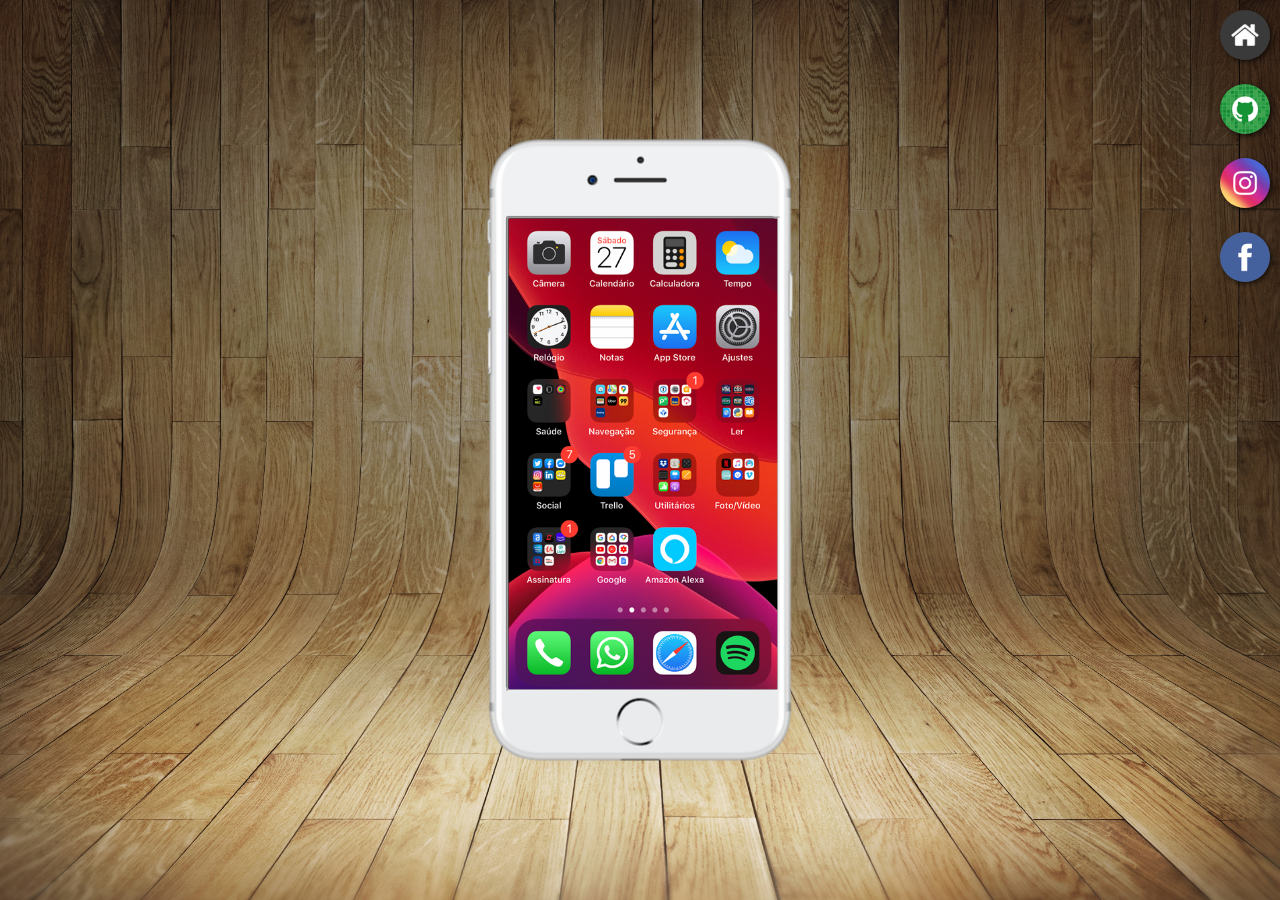
<file: index.html>
<!DOCTYPE html>
<html lang="pt-br">
<head>
    <meta charset="UTF-8">
    <meta name="viewport" content="width=device-width, initial-scale=1.0">
    <title>Projeto Redes Sociais</title>
    <link rel="shortcut icon" href="favicon.ico" type="image/x-icon">
    <link rel="stylesheet" href="estilo/style.css">
</head>
<body>
    <main>
        <section id="telefone">
            <iframe src="home.html" name="tela" id="tela">
            <p>Seu dispositivo não é compatível.</p>
            </iframe>
        </section>
        <section id="redes-sociais">
            <a href="home.html" target="tela"><img src="imagens/logo-home.jpg" alt="Home"></a><br>
            <a href="github.html" target="tela"><img src="imagens/logo-github.jpg" alt="Github"></a><br>
            <a href="instagram.html" target="tela"><img src="imagens/logo-instagram.jpg" alt="Instagram"></a><br>
            <a href="facebook.html" target="tela"><img src="imagens/logo-facebook.jpg" alt="Facebook"></a><br>
        </section>
    </main>
</body>
</html>
</file>
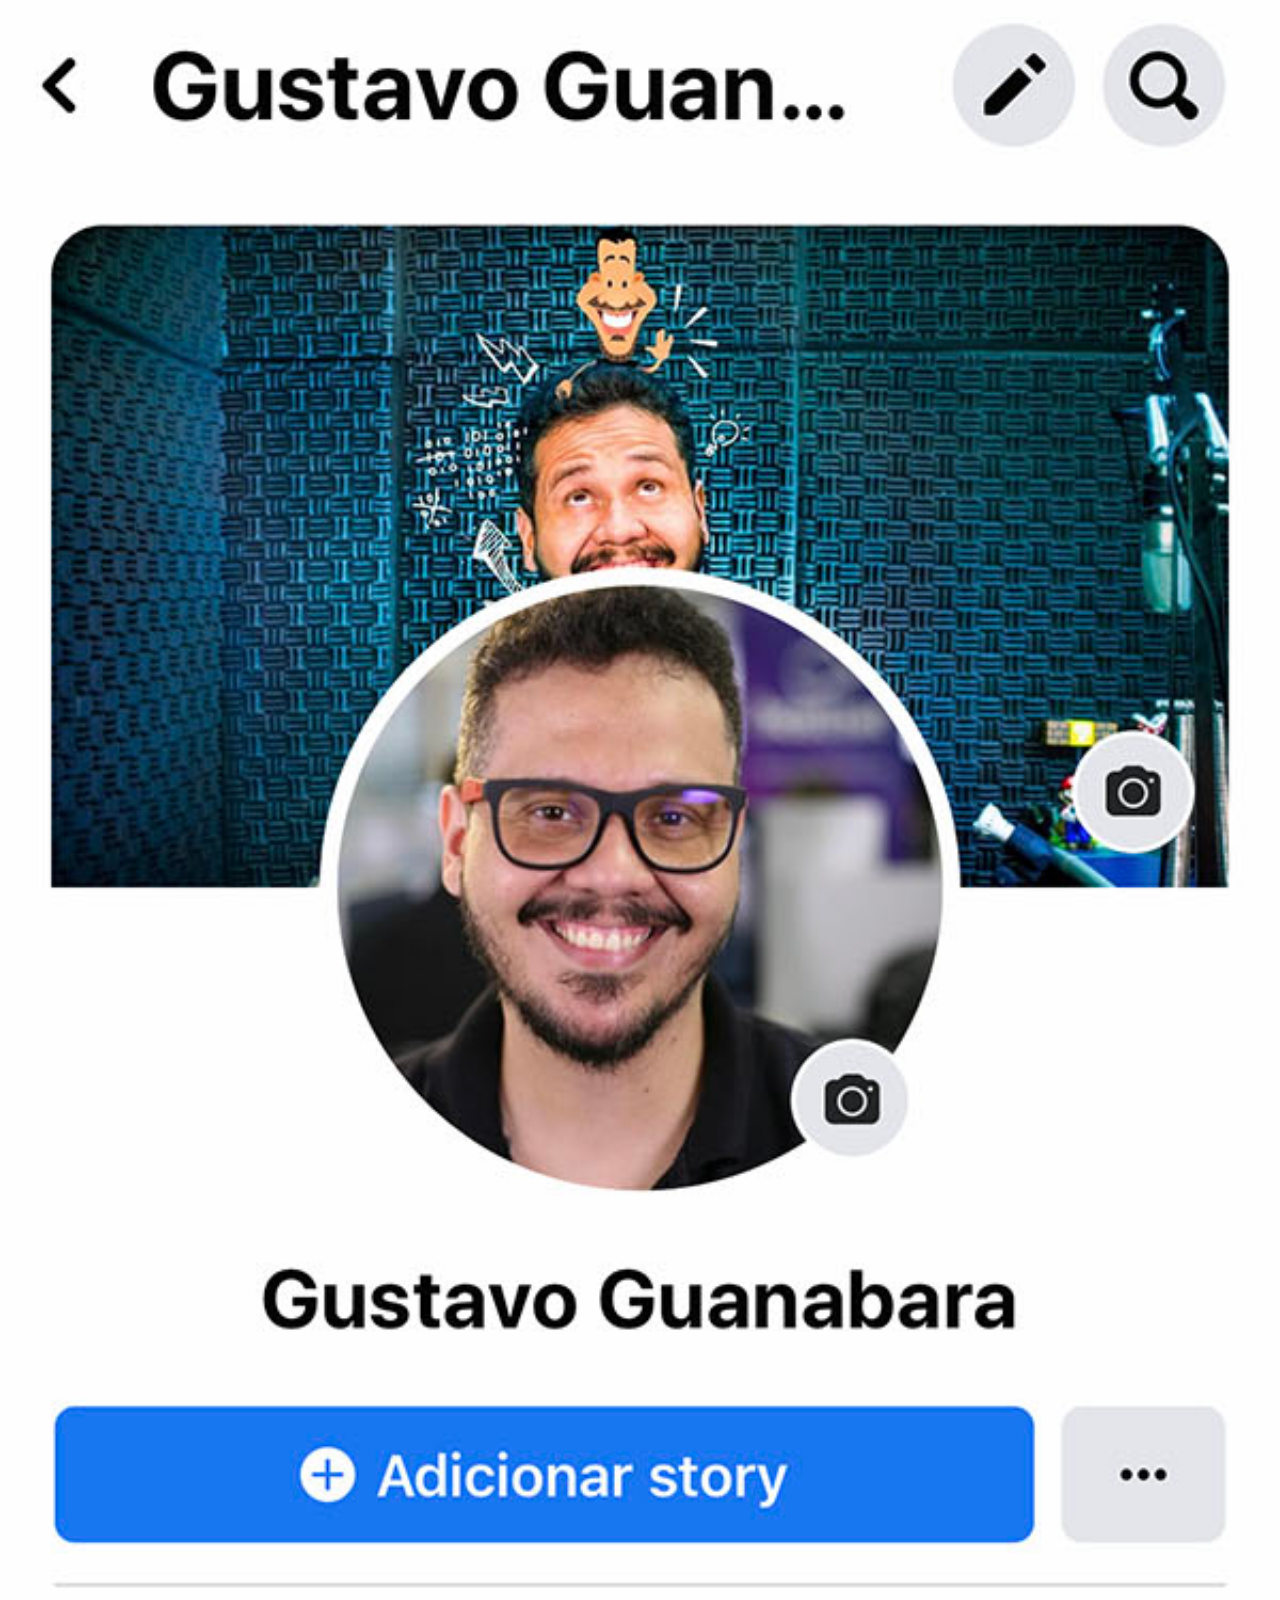
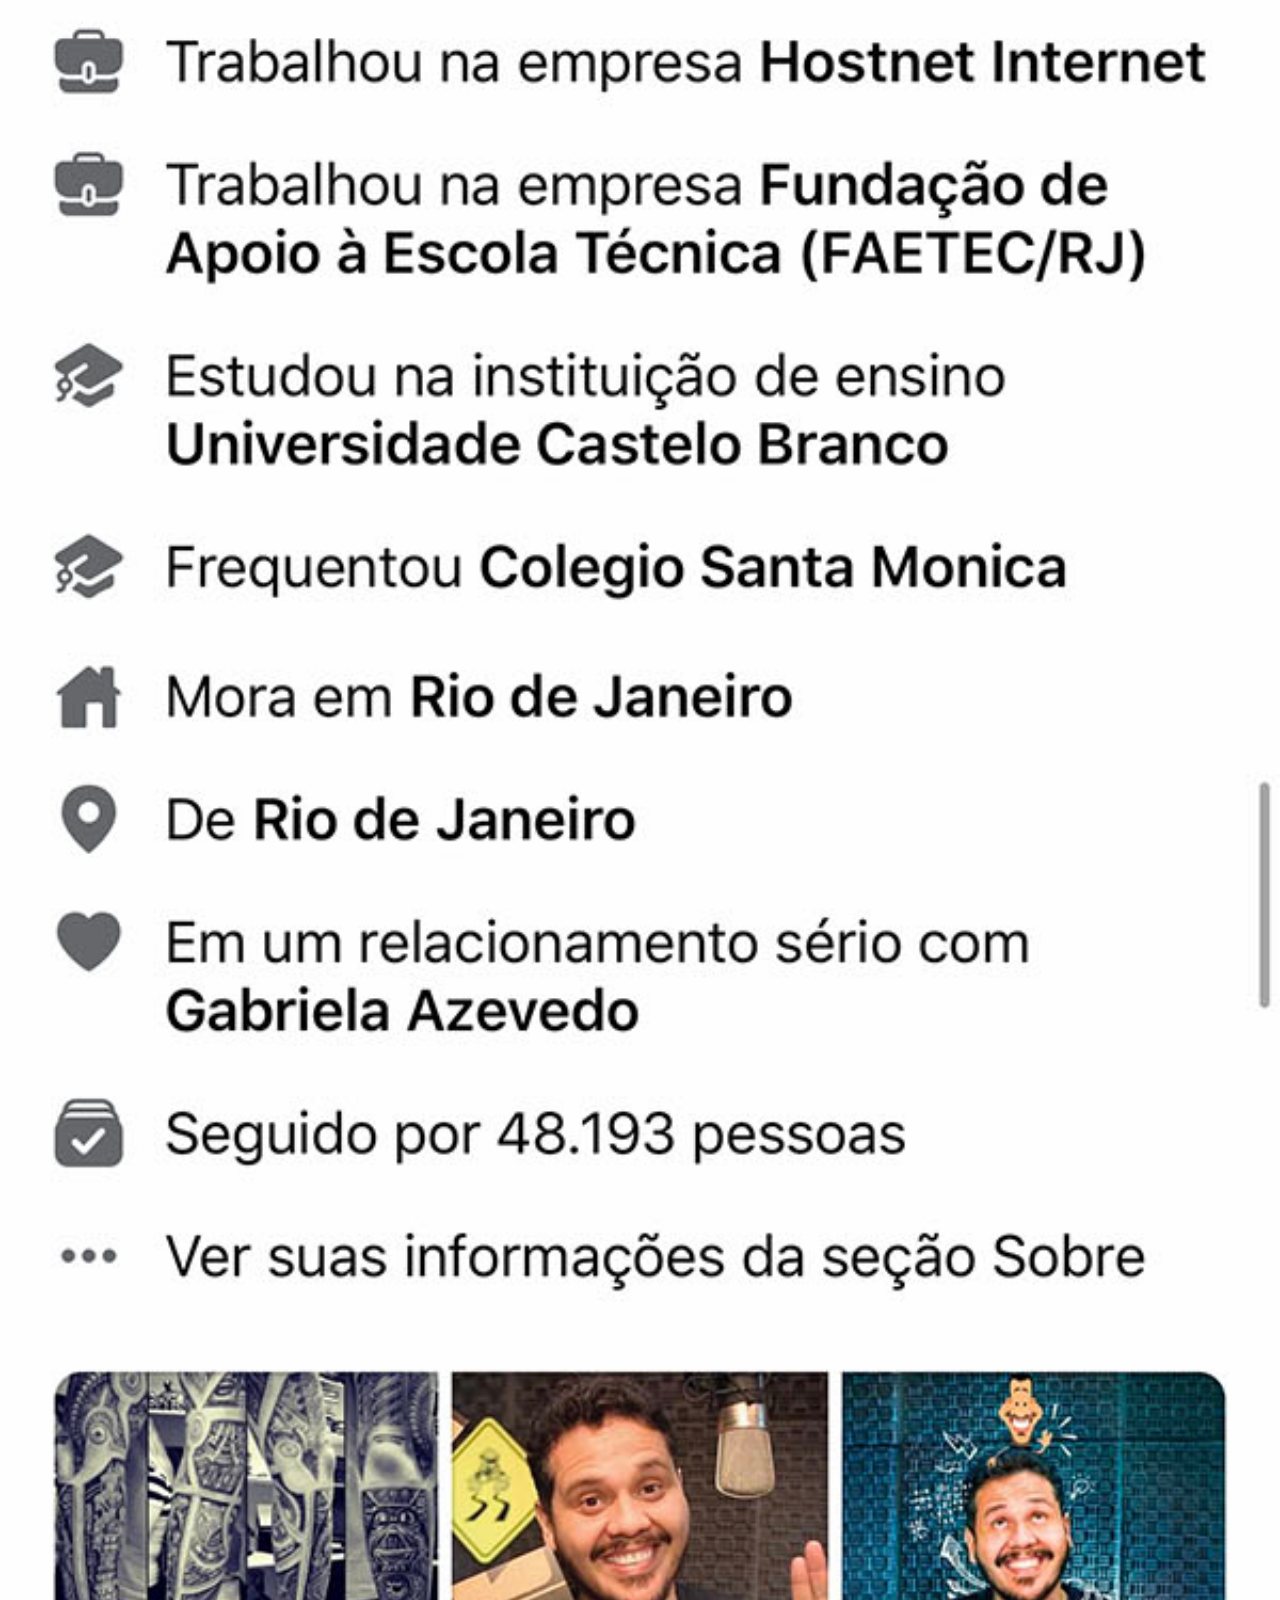
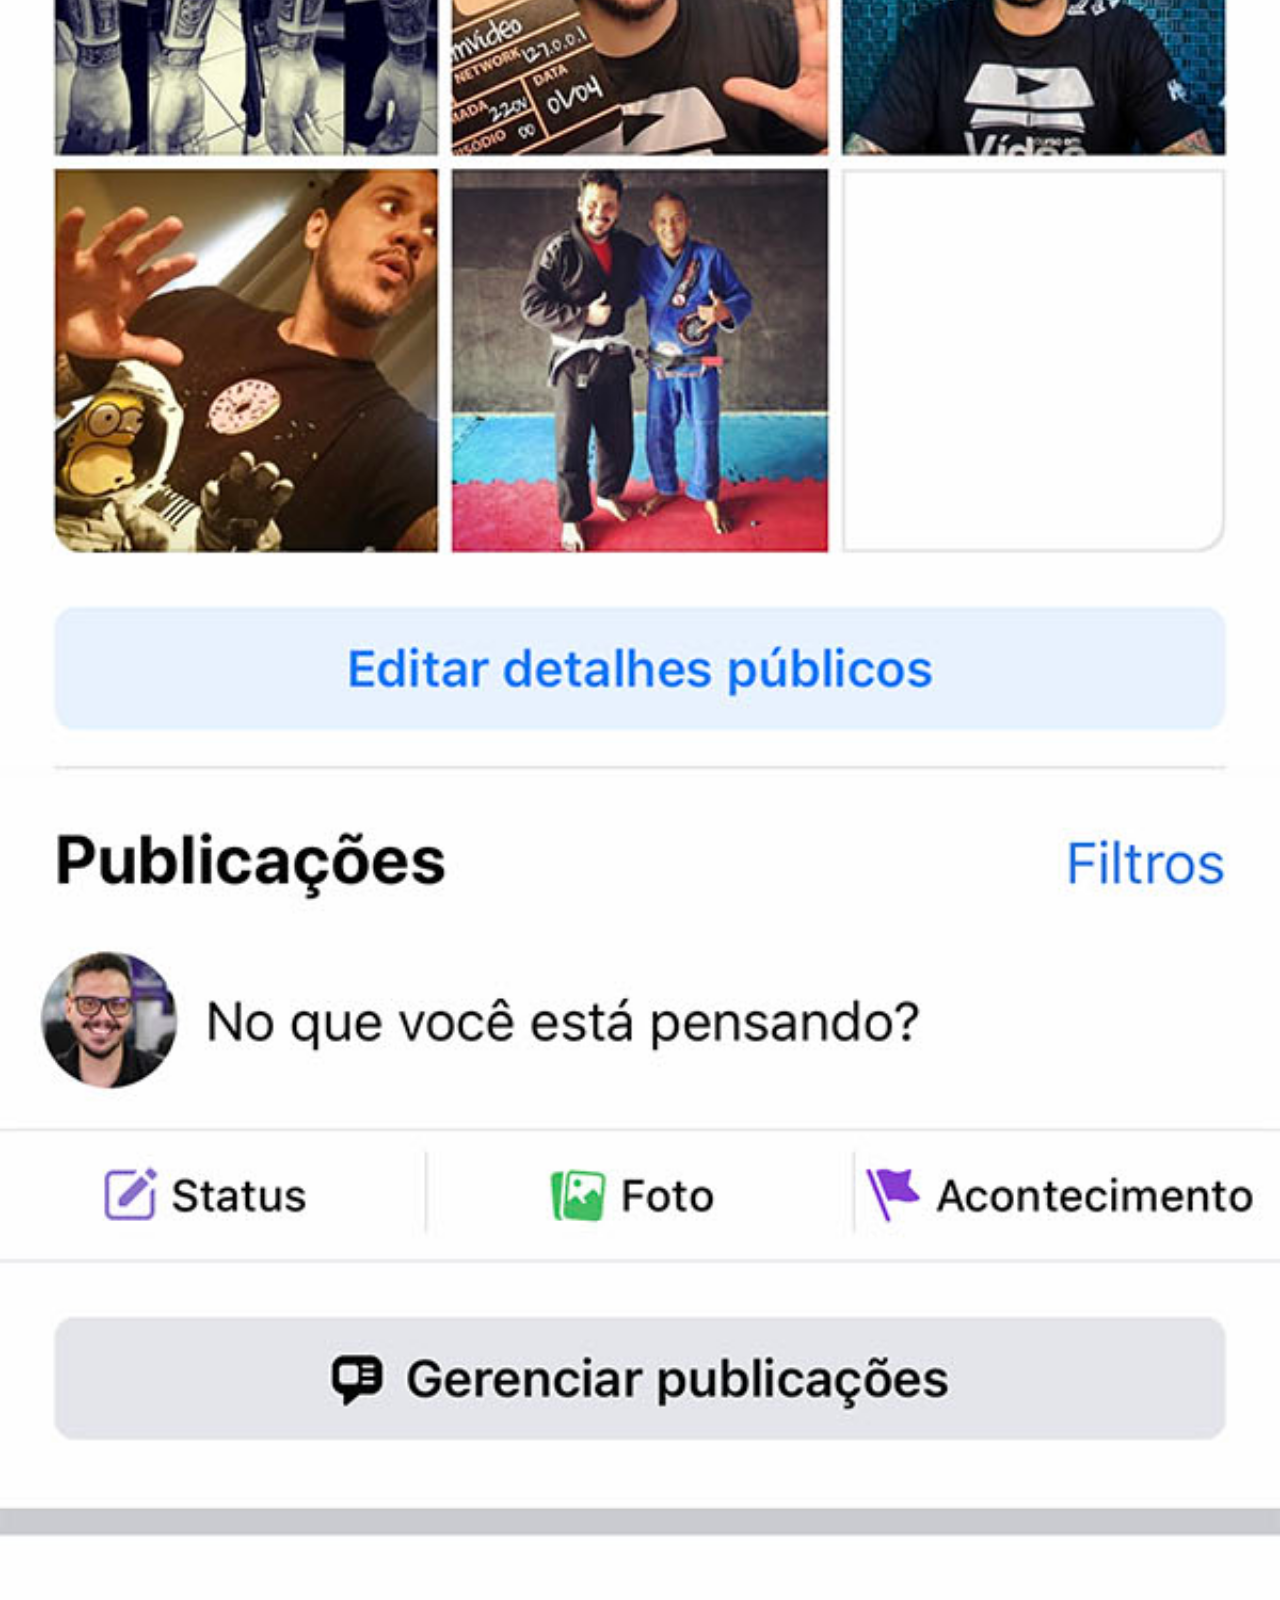
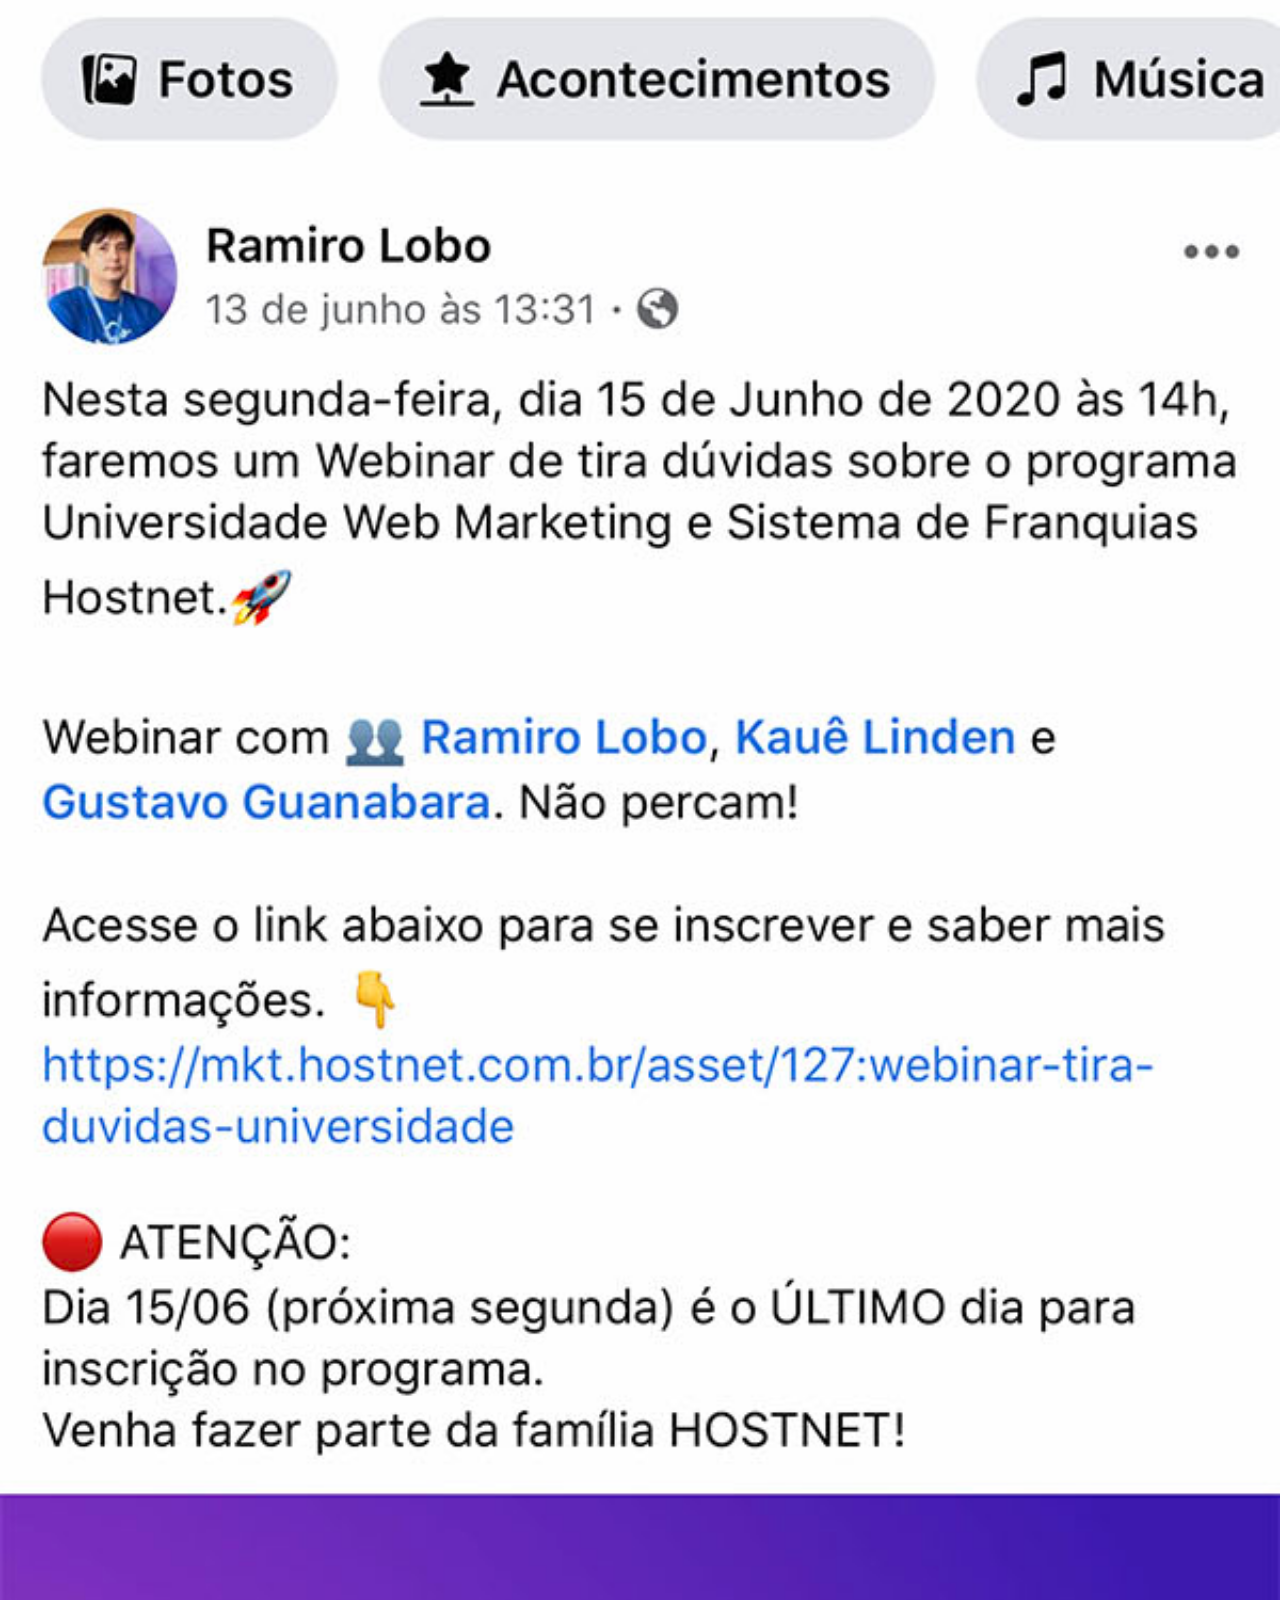
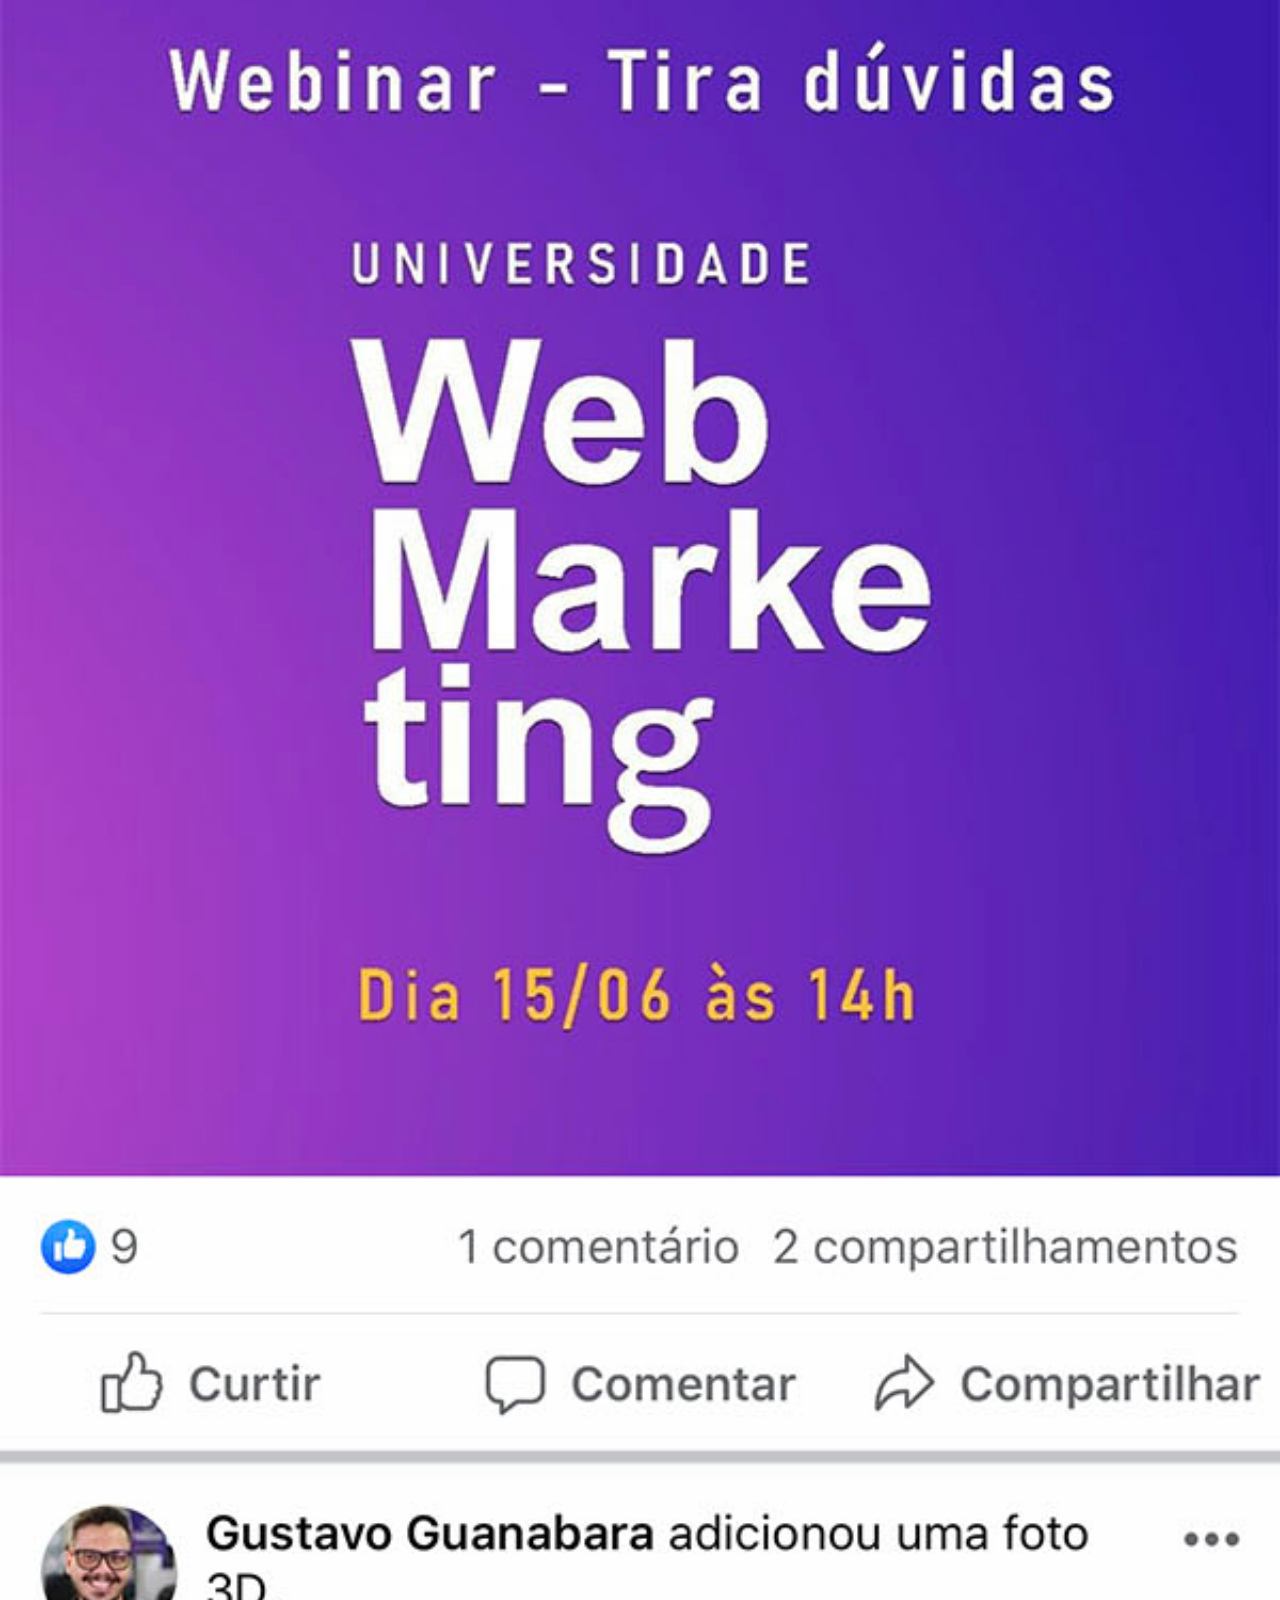
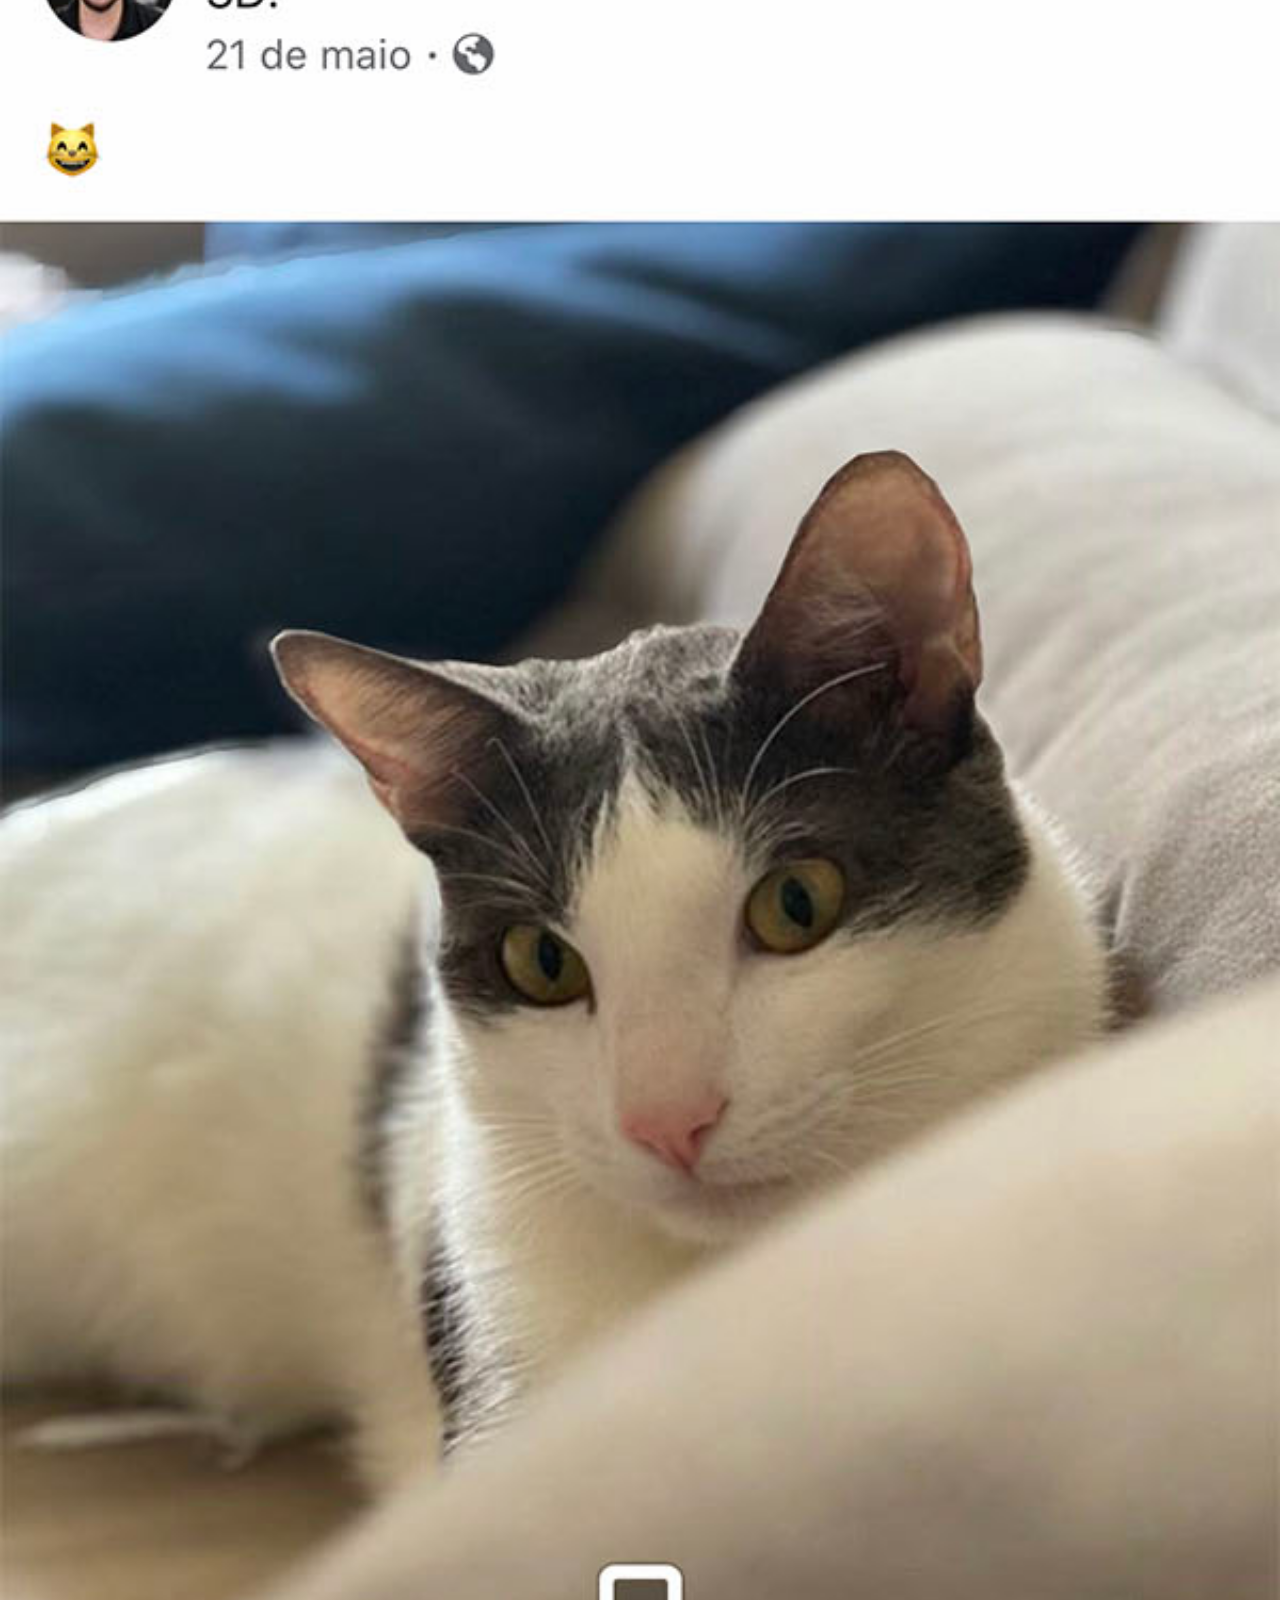
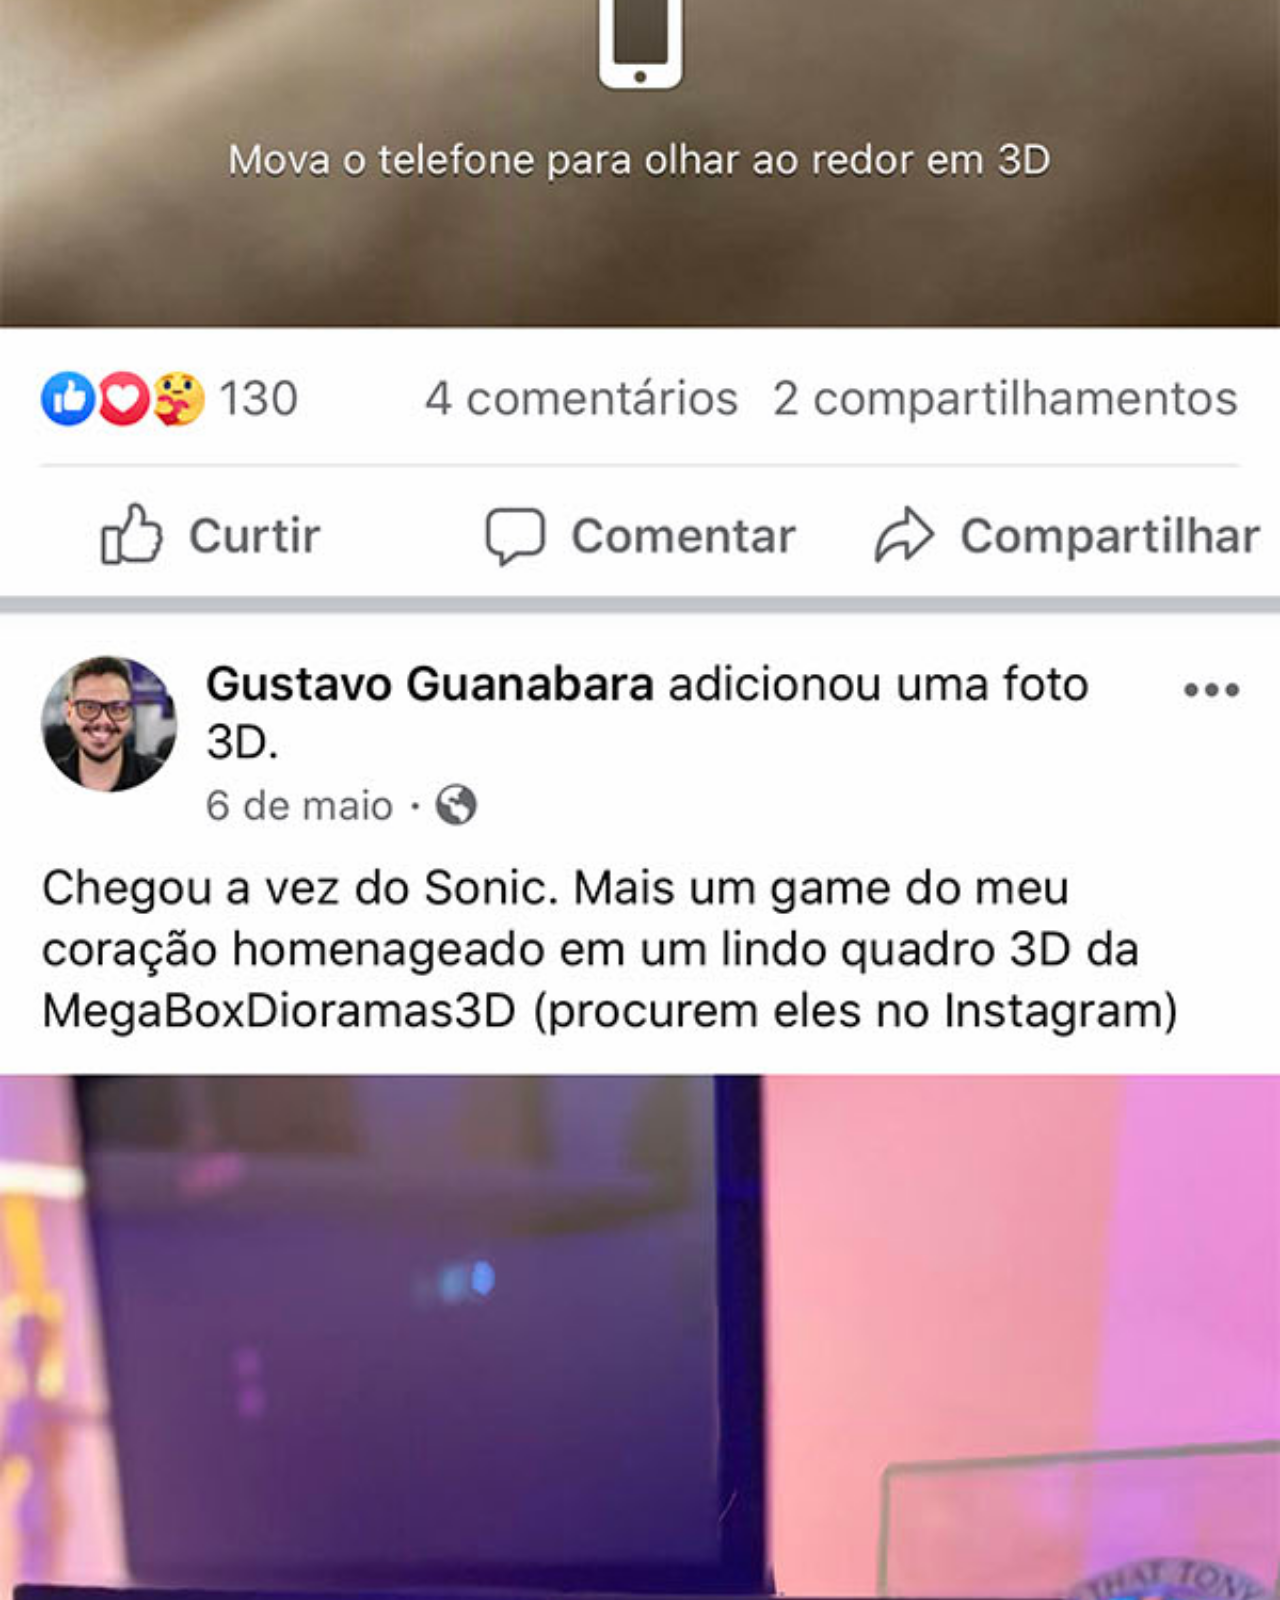
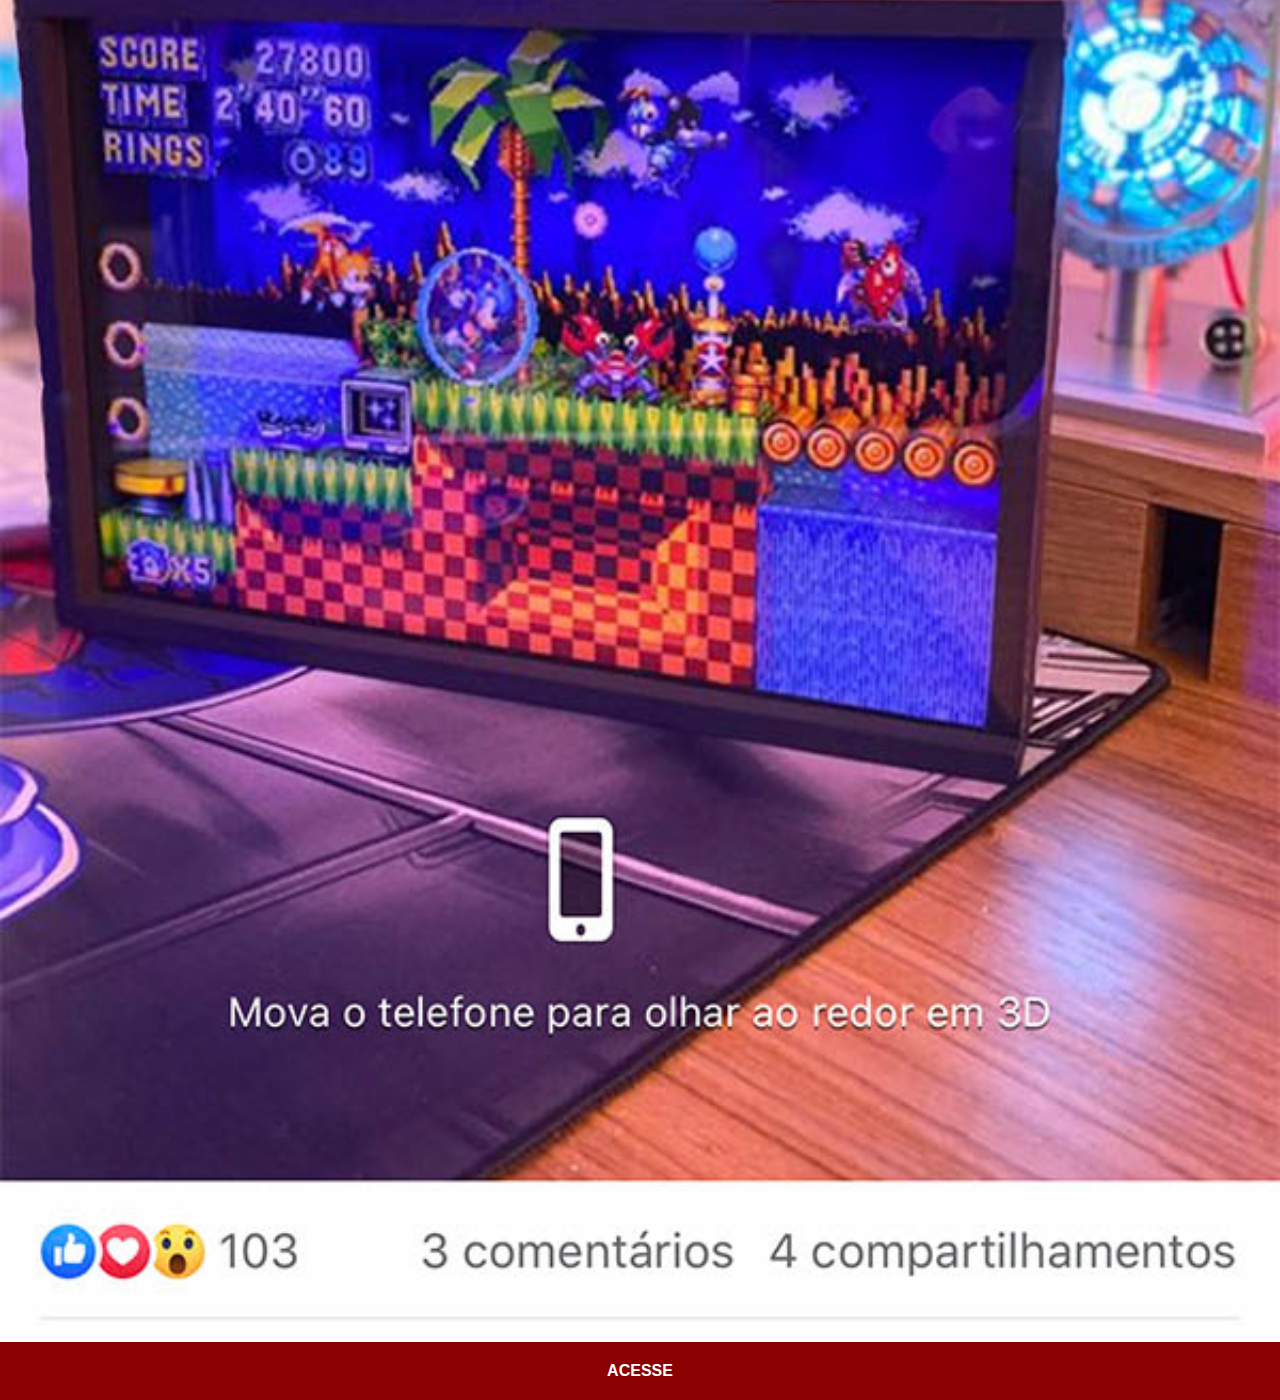
<file: facebook.html>
<!DOCTYPE html>
<html lang="pt-br">
<head>
    <meta charset="UTF-8">
    <meta name="viewport" content="width=device-width, initial-scale=1.0">
    <title>Facebook</title>
    <link rel="stylesheet" href="estilo/social.css">
</head>
<body>
    <img src="imagens/tela-facebook.jpg" alt="Facebook">
    <a href="https://www.facebook.com/gustavoguanabara/?locale=pt_BR" target="_blank">ACESSE</a>
</body>
</html>
</file>
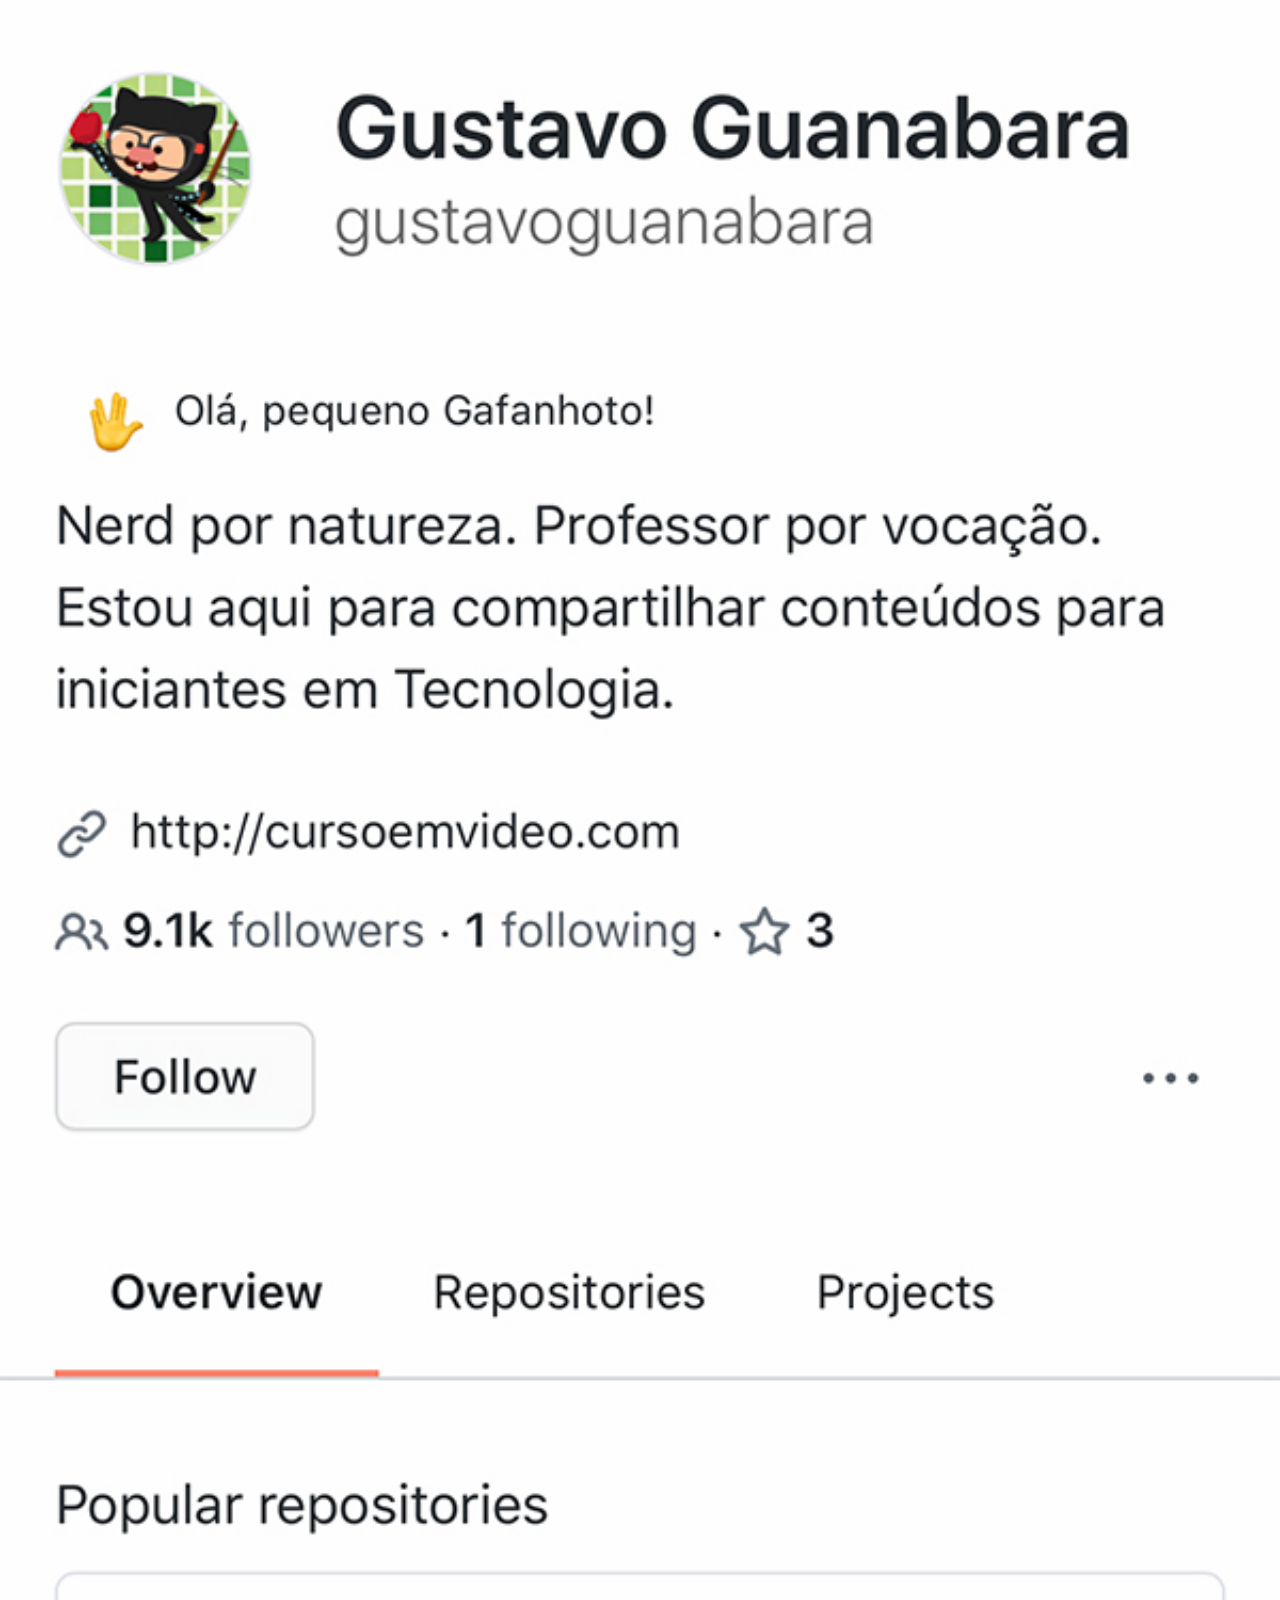
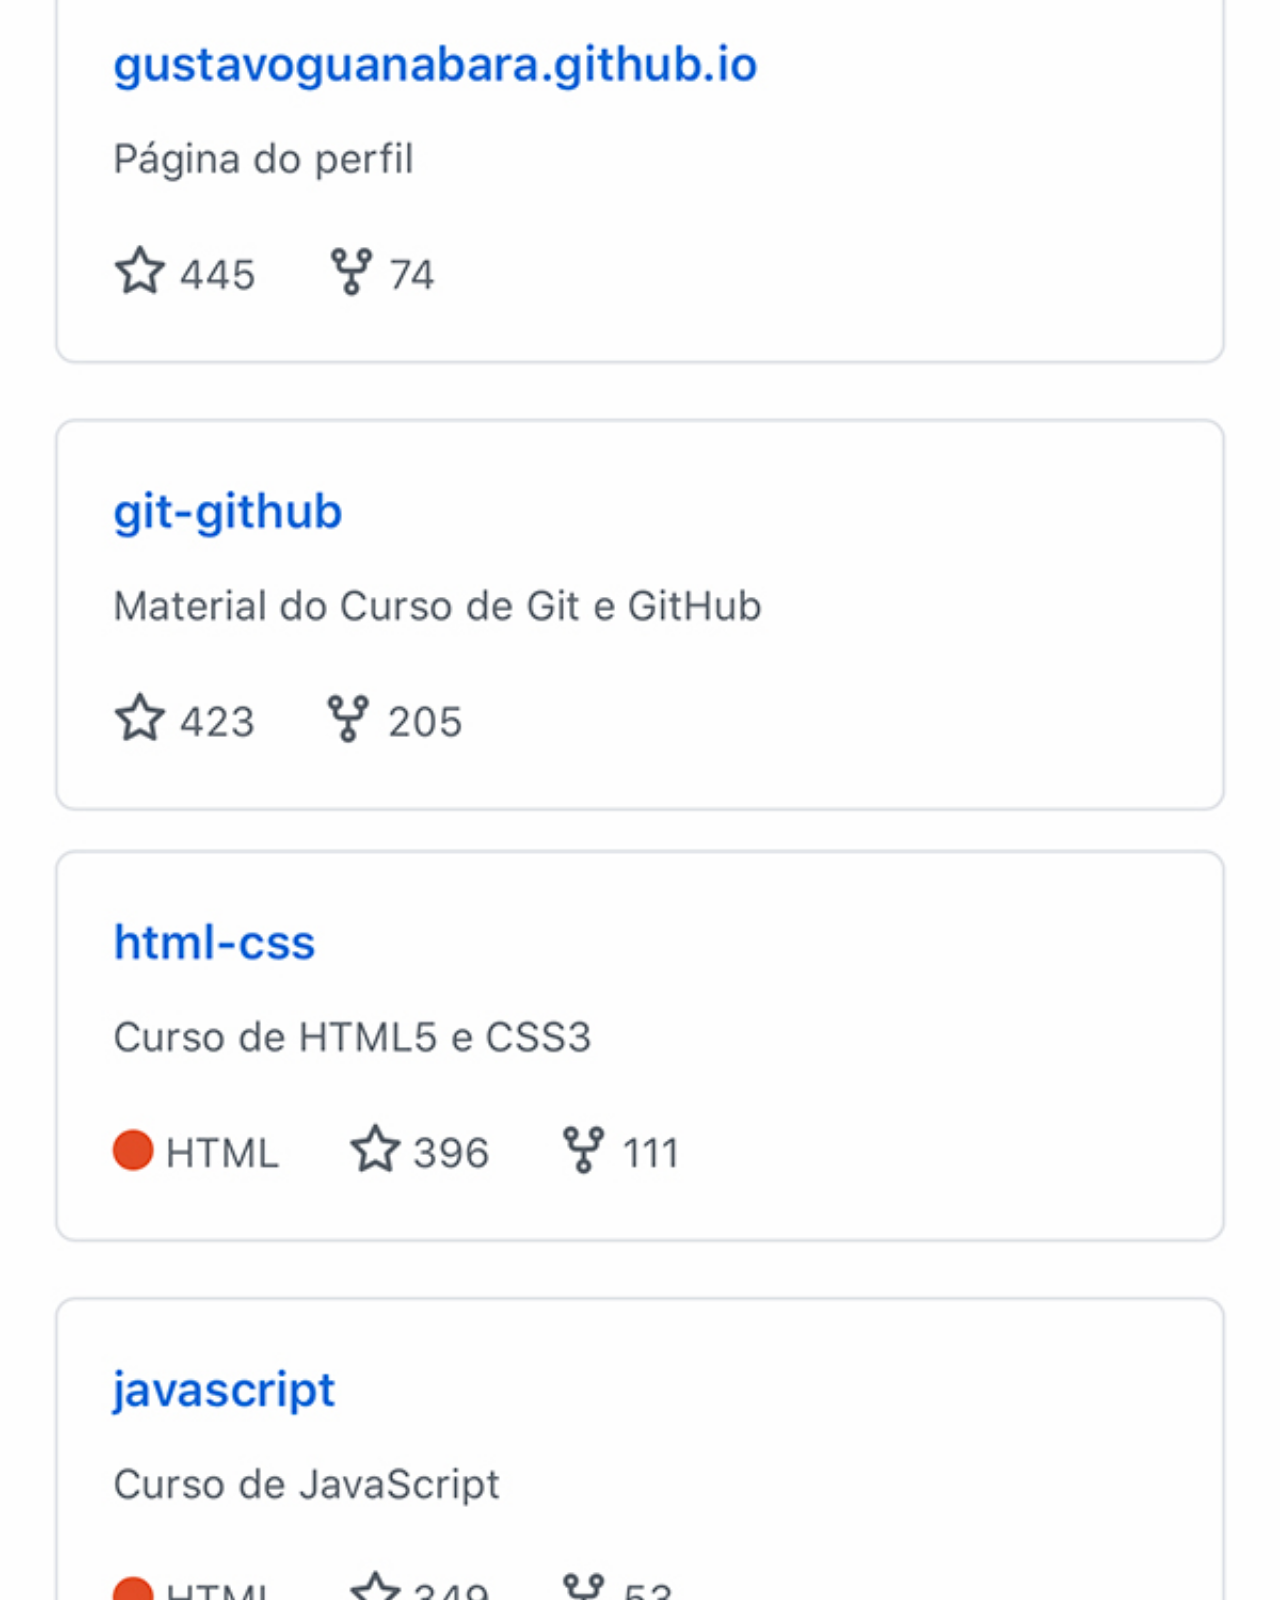
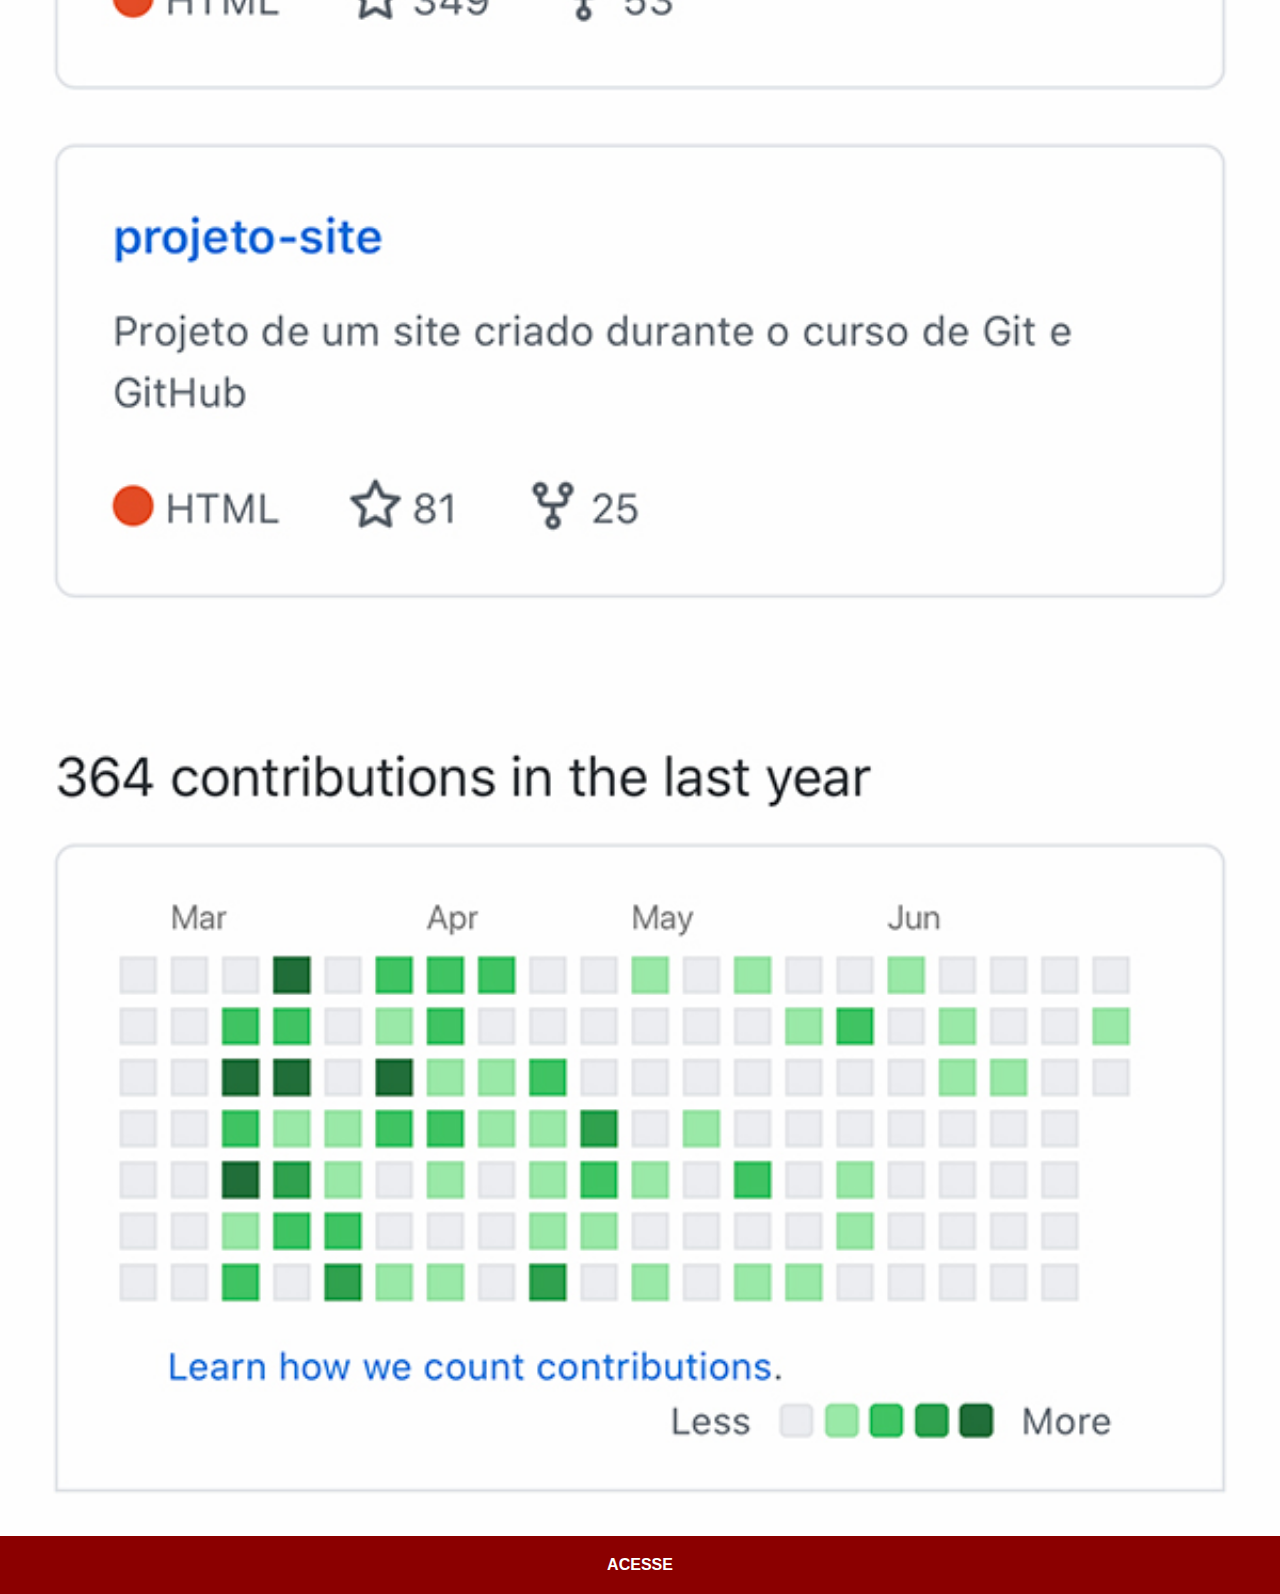
<file: github.html>
<!DOCTYPE html>
<html lang="pt-br">
<head>
    <meta charset="UTF-8">
    <meta name="viewport" content="width=device-width, initial-scale=1.0">
    <title>Github</title>
    <link rel="stylesheet" href="estilo/social.css">
</head>
<body>
    <img src="imagens/tela-github.jpg" alt="Github">
    <a href="https://github.com/gustavoguanabara" target="_blank">ACESSE</a>
</body>
</html>
</file>
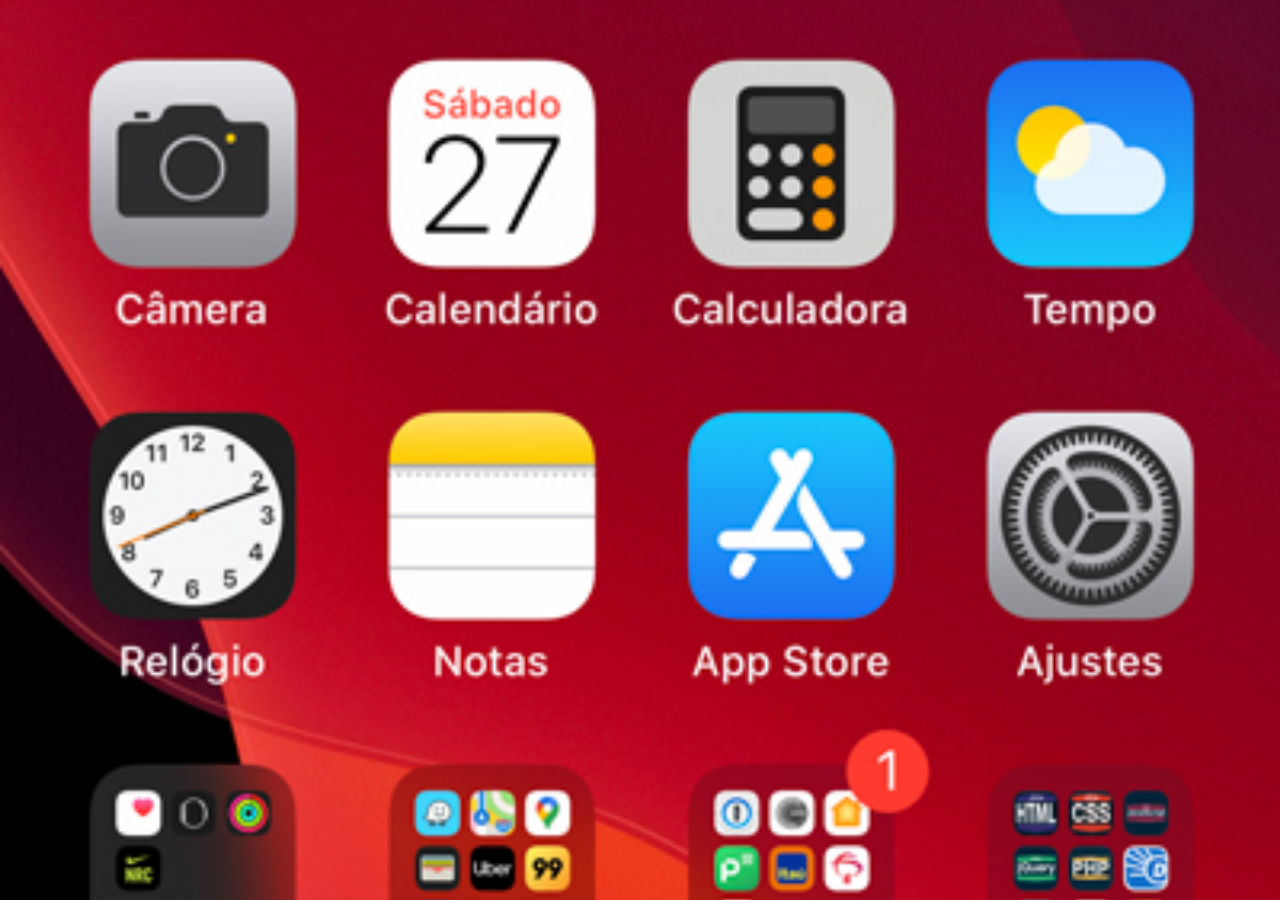
<file: home.html>
<!DOCTYPE html>
<html lang="pt-br">
<head>
    <meta charset="UTF-8">
    <meta name="viewport" content="width=device-width, initial-scale=1.0">
    <title>Home</title>
    <style>
        * {
            margin: 0px;
            padding: 0px;
        }

        body {
            width: 100wh;
            height: 100vh;
            background: black url('imagens/tela-home.jpg') no-repeat top center;
            background-size: cover;
        }
    </style>
</head>
<body>
    
</body>
</html>
</file>
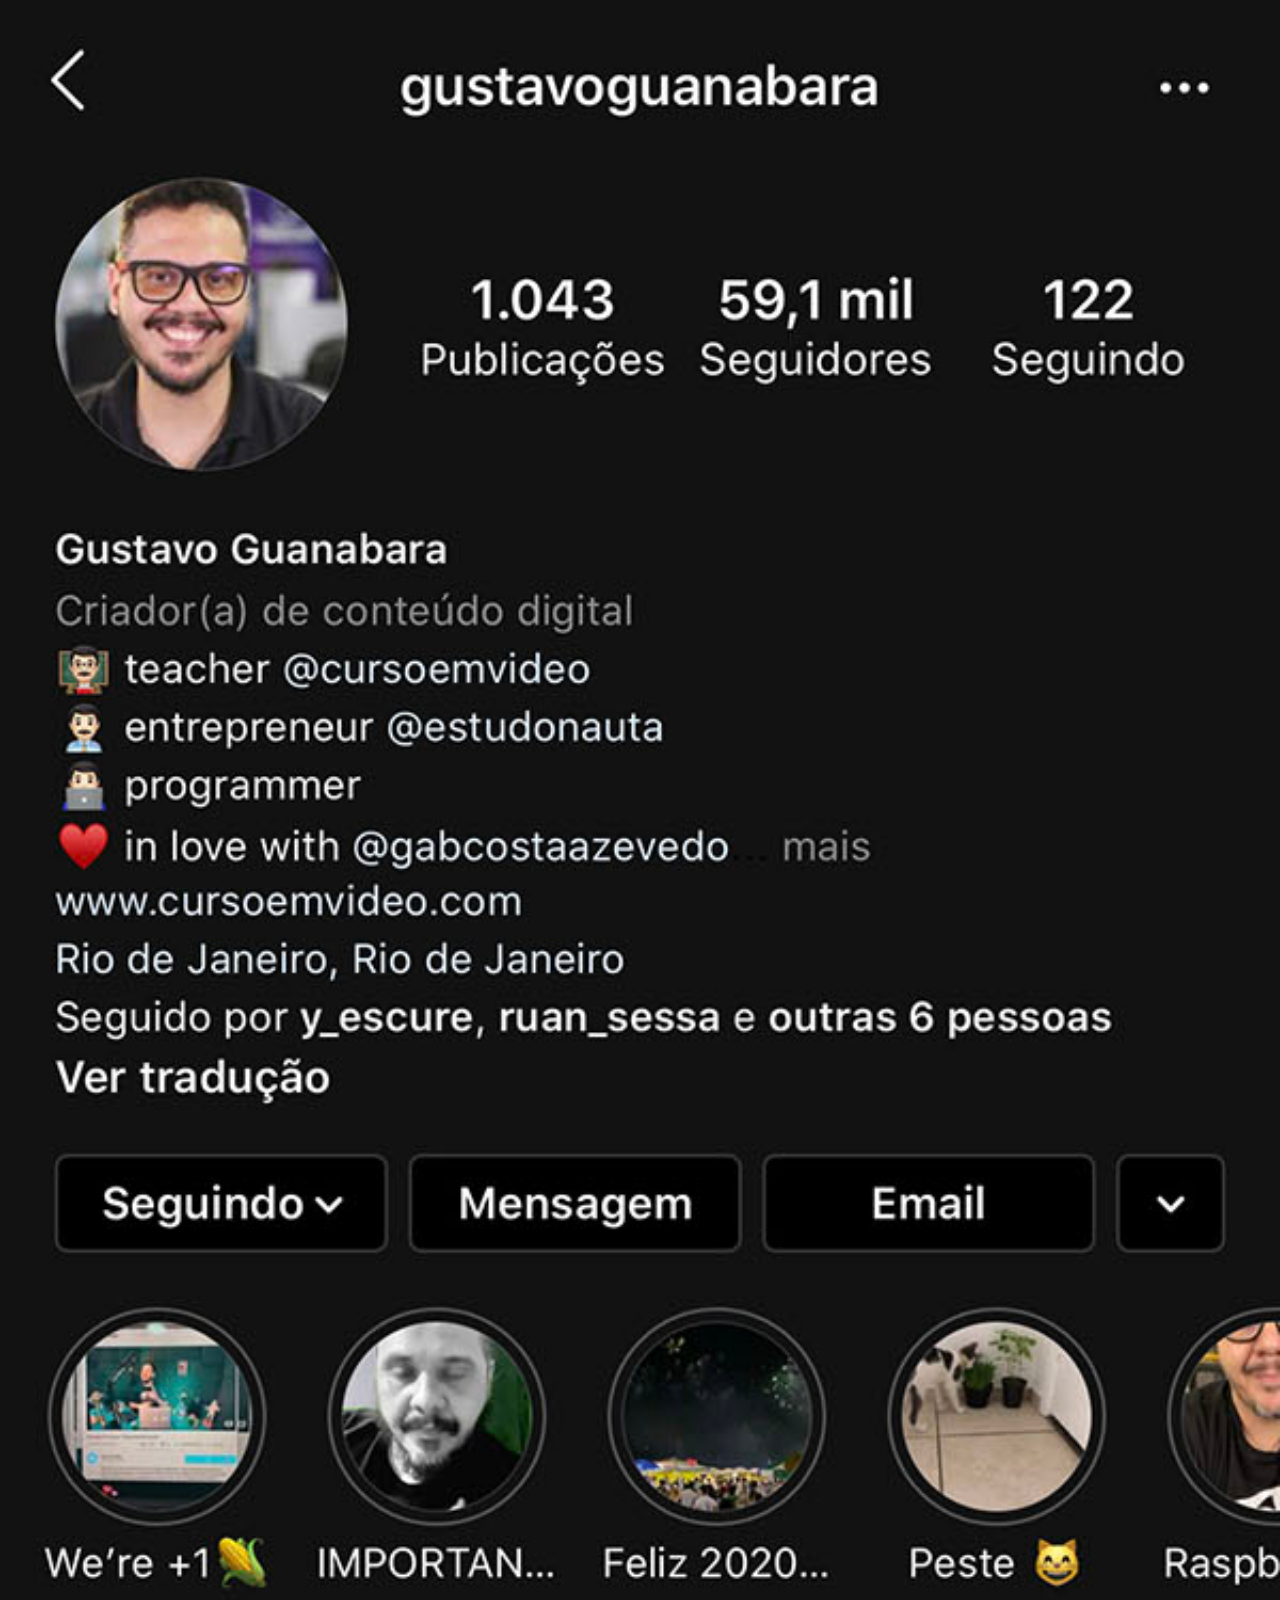
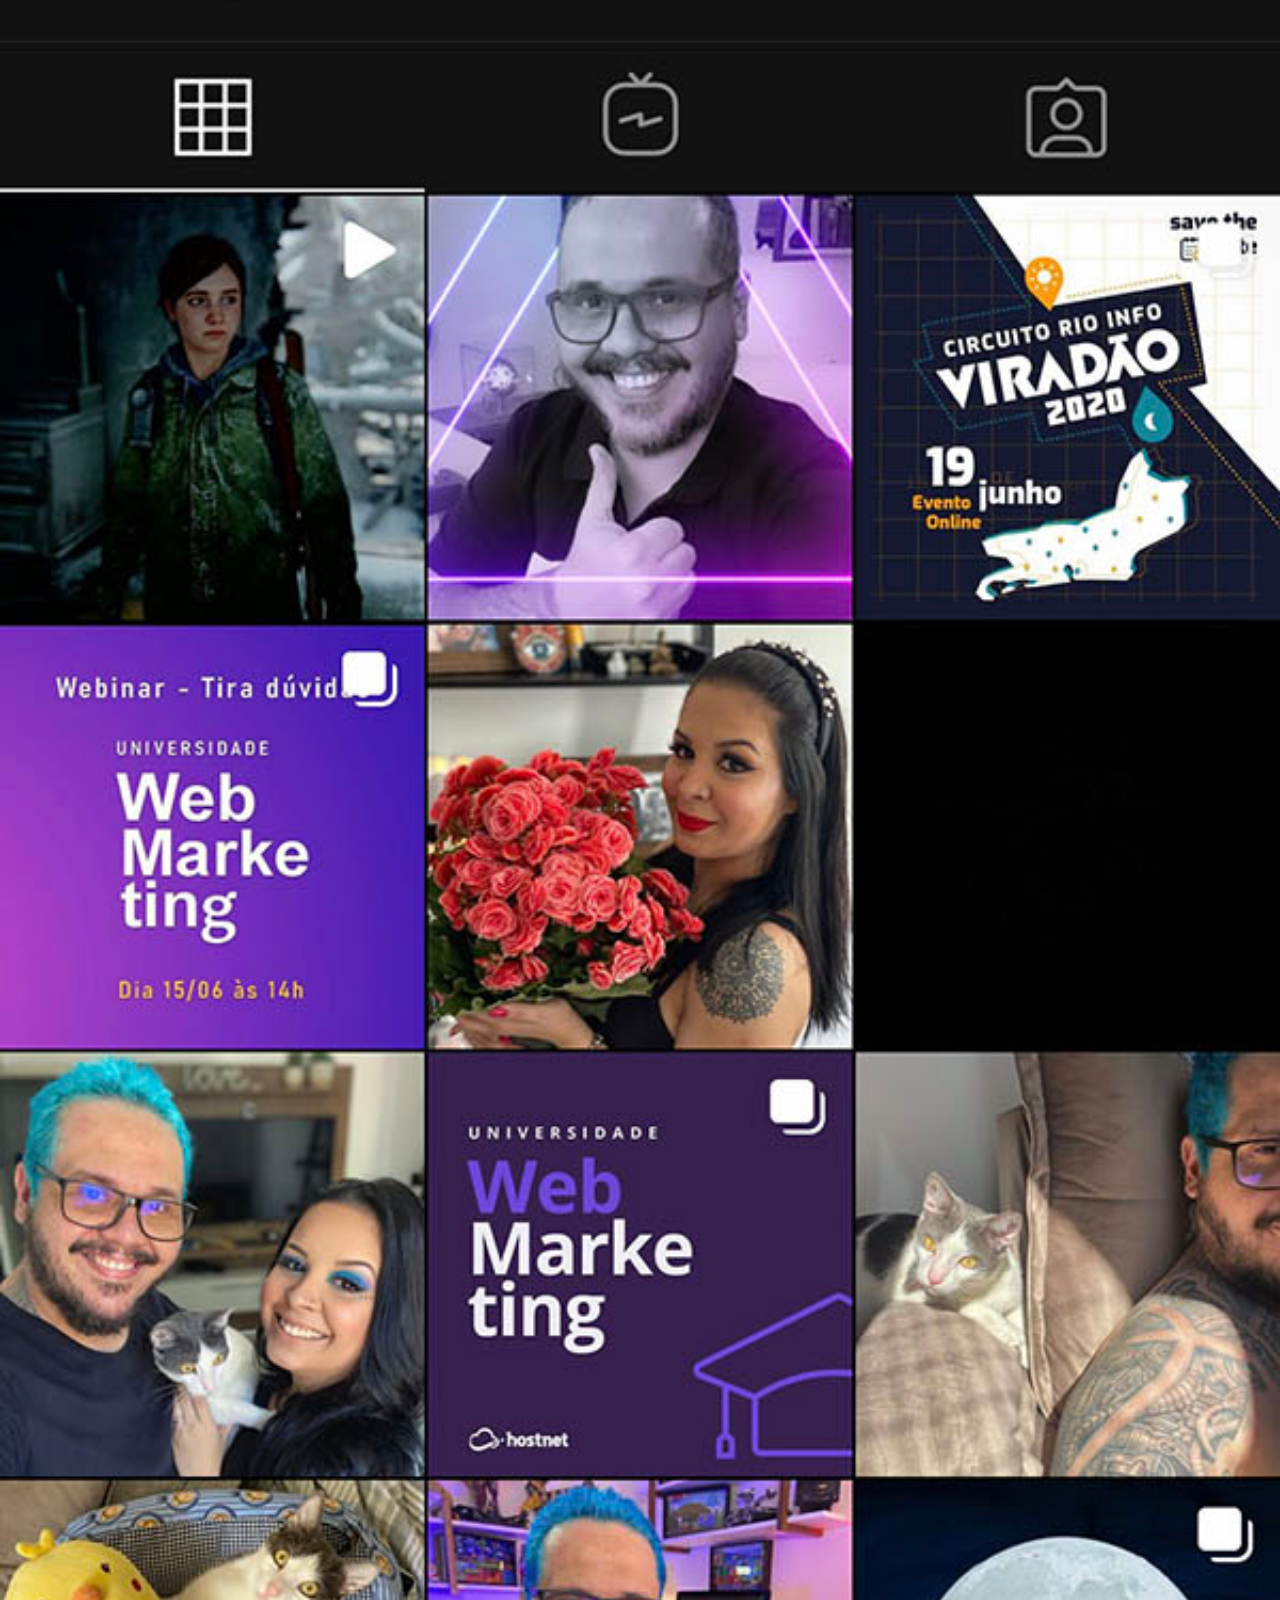
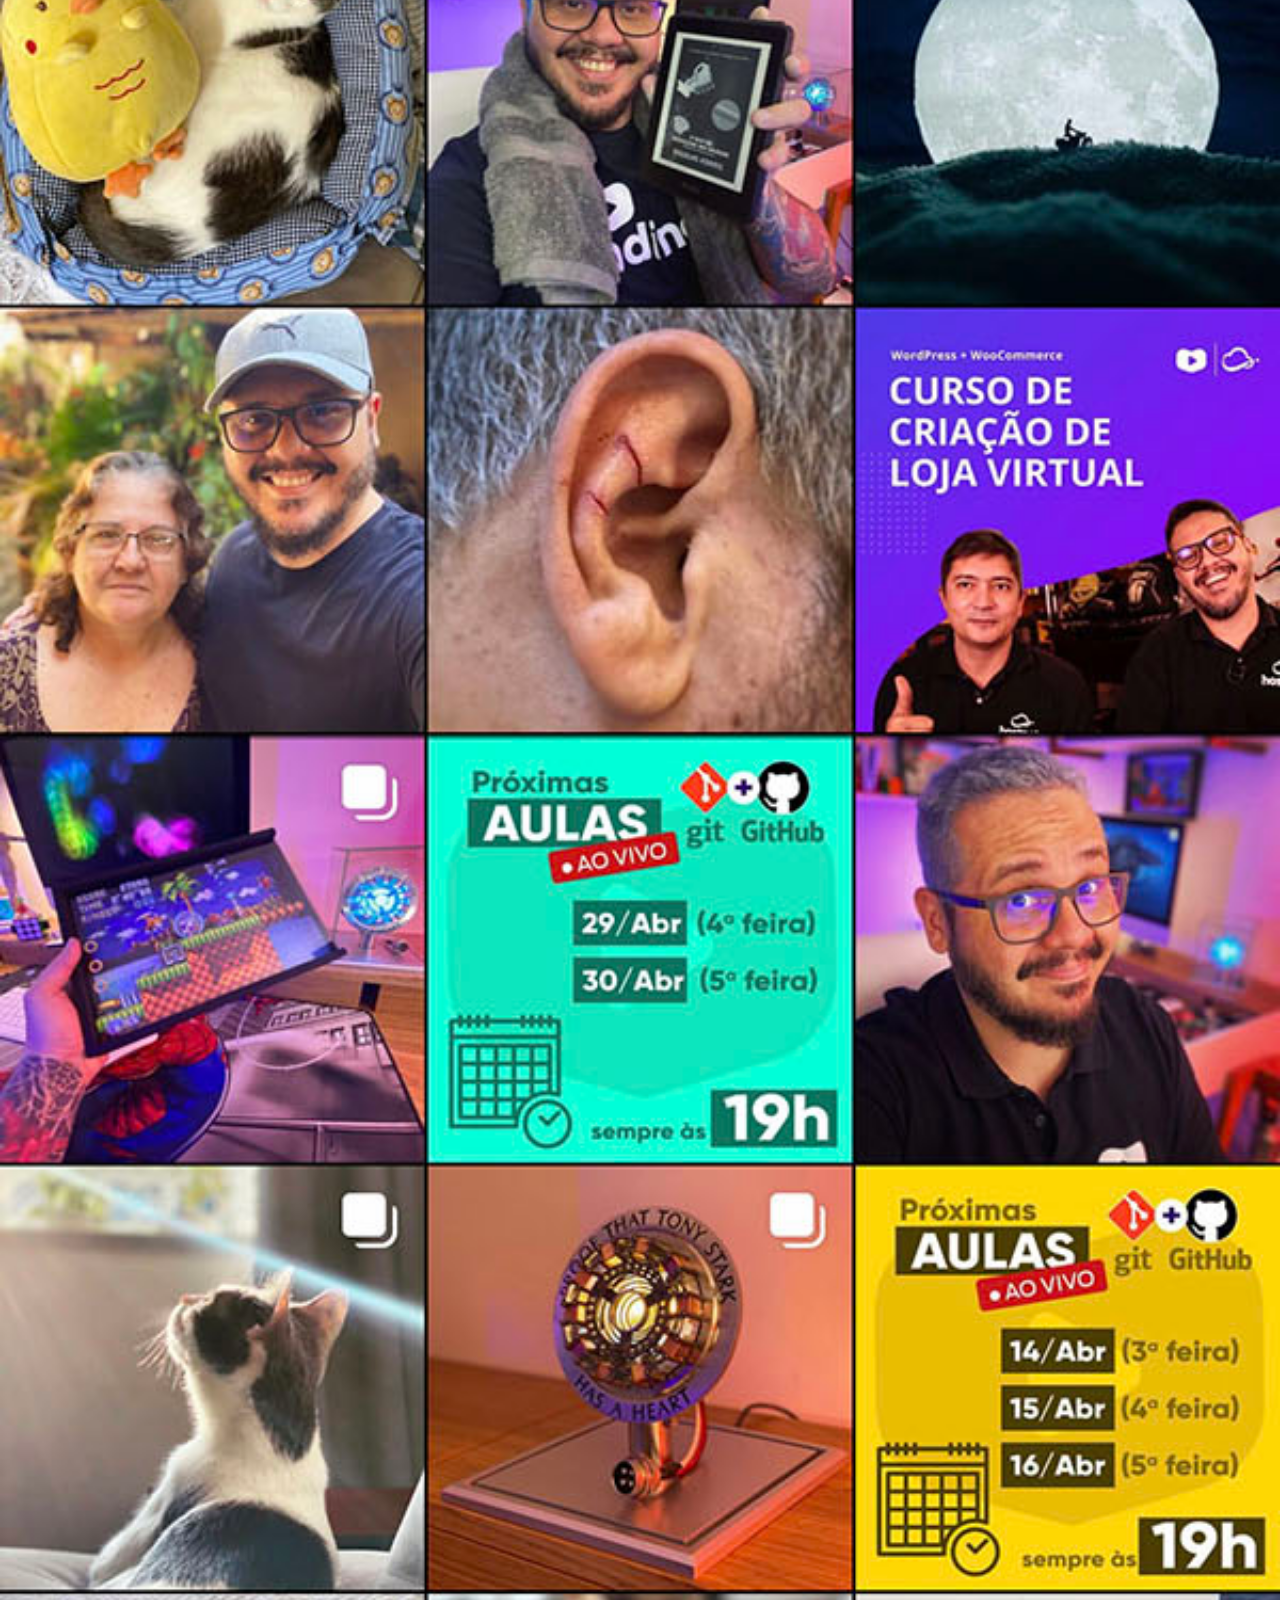
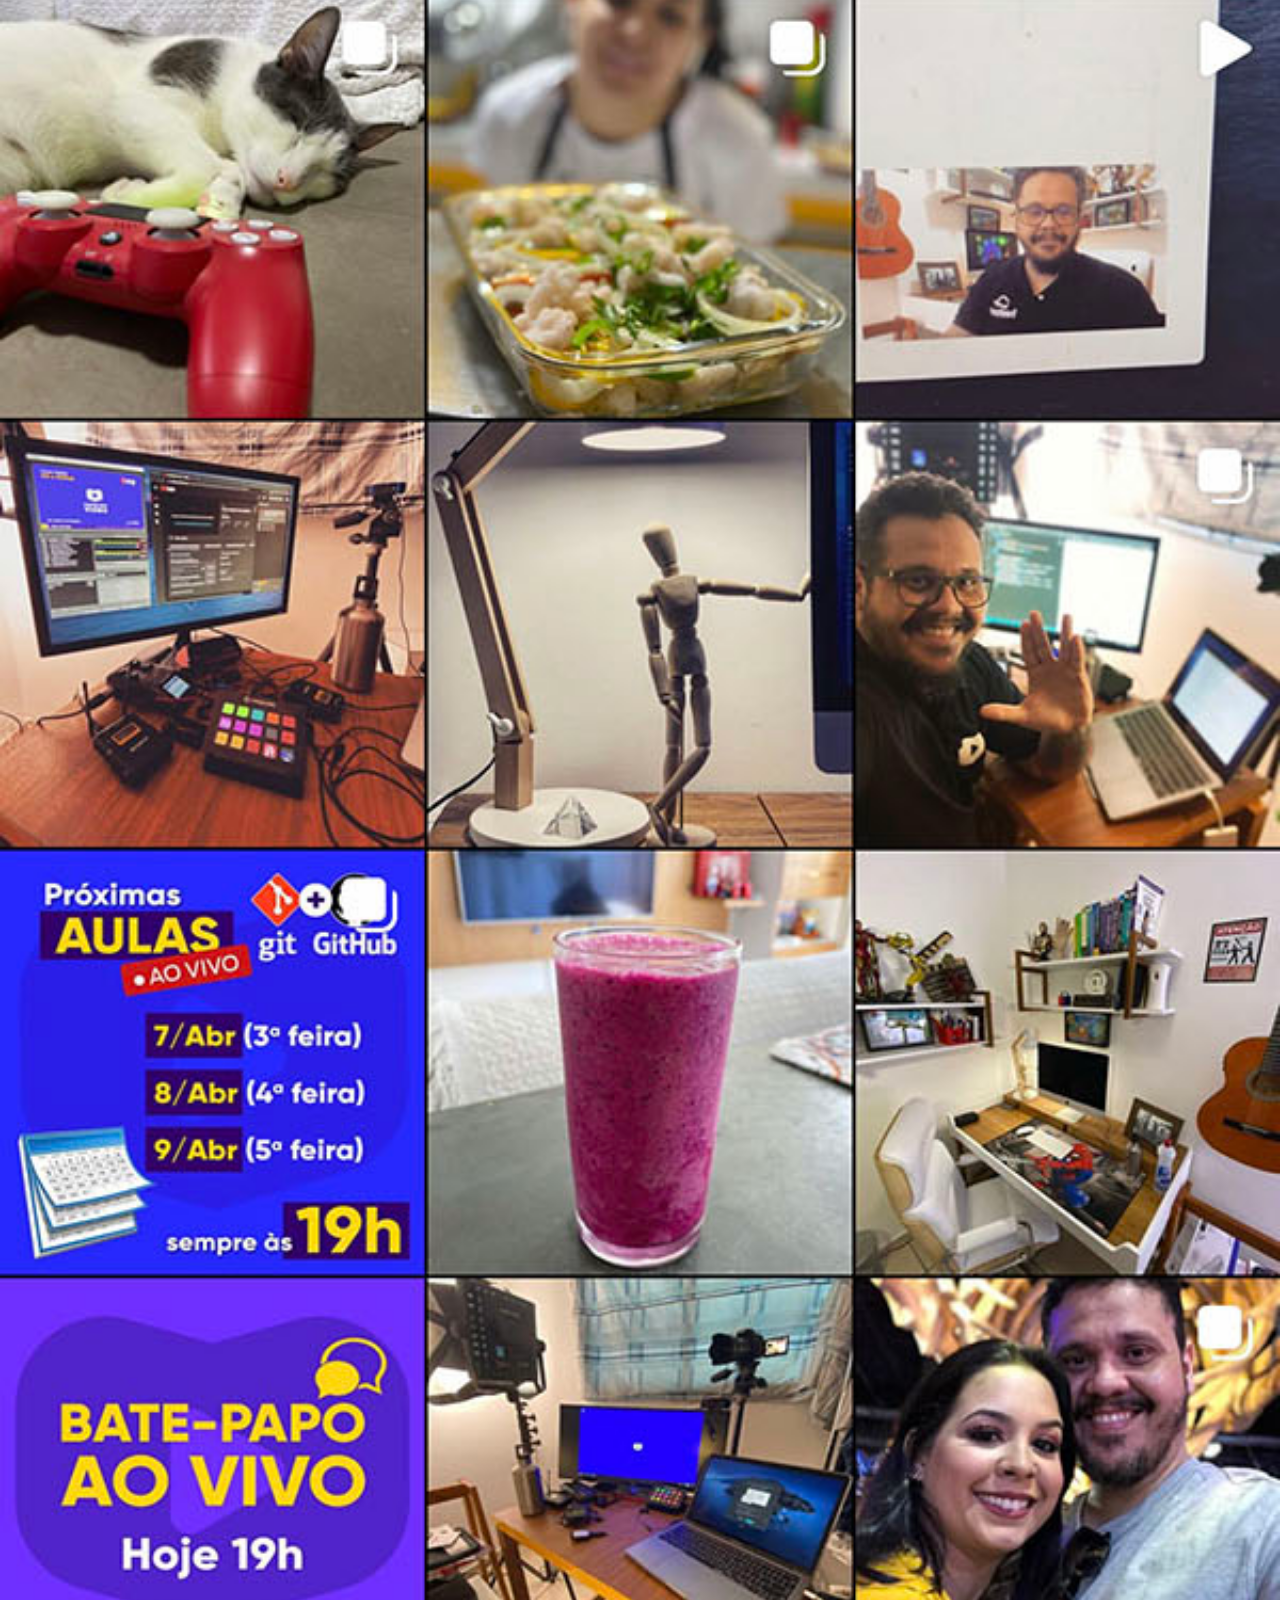
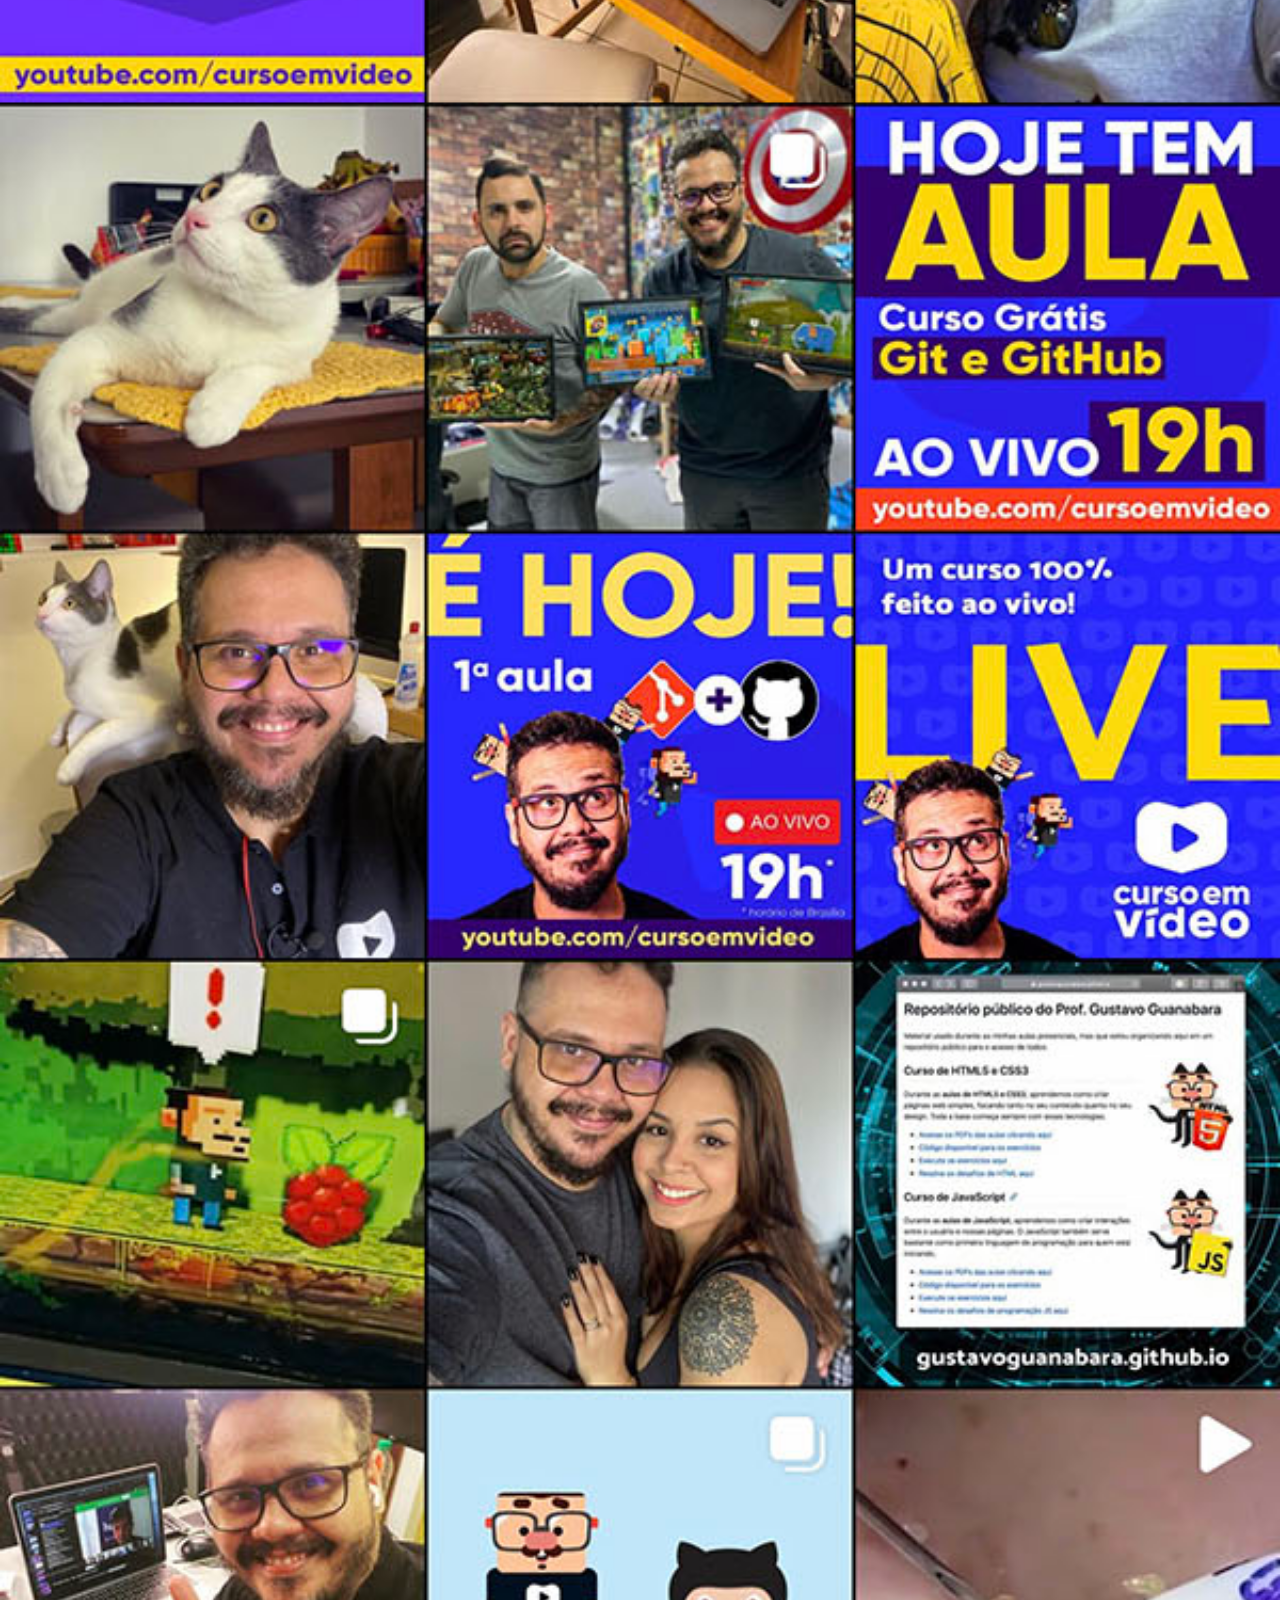
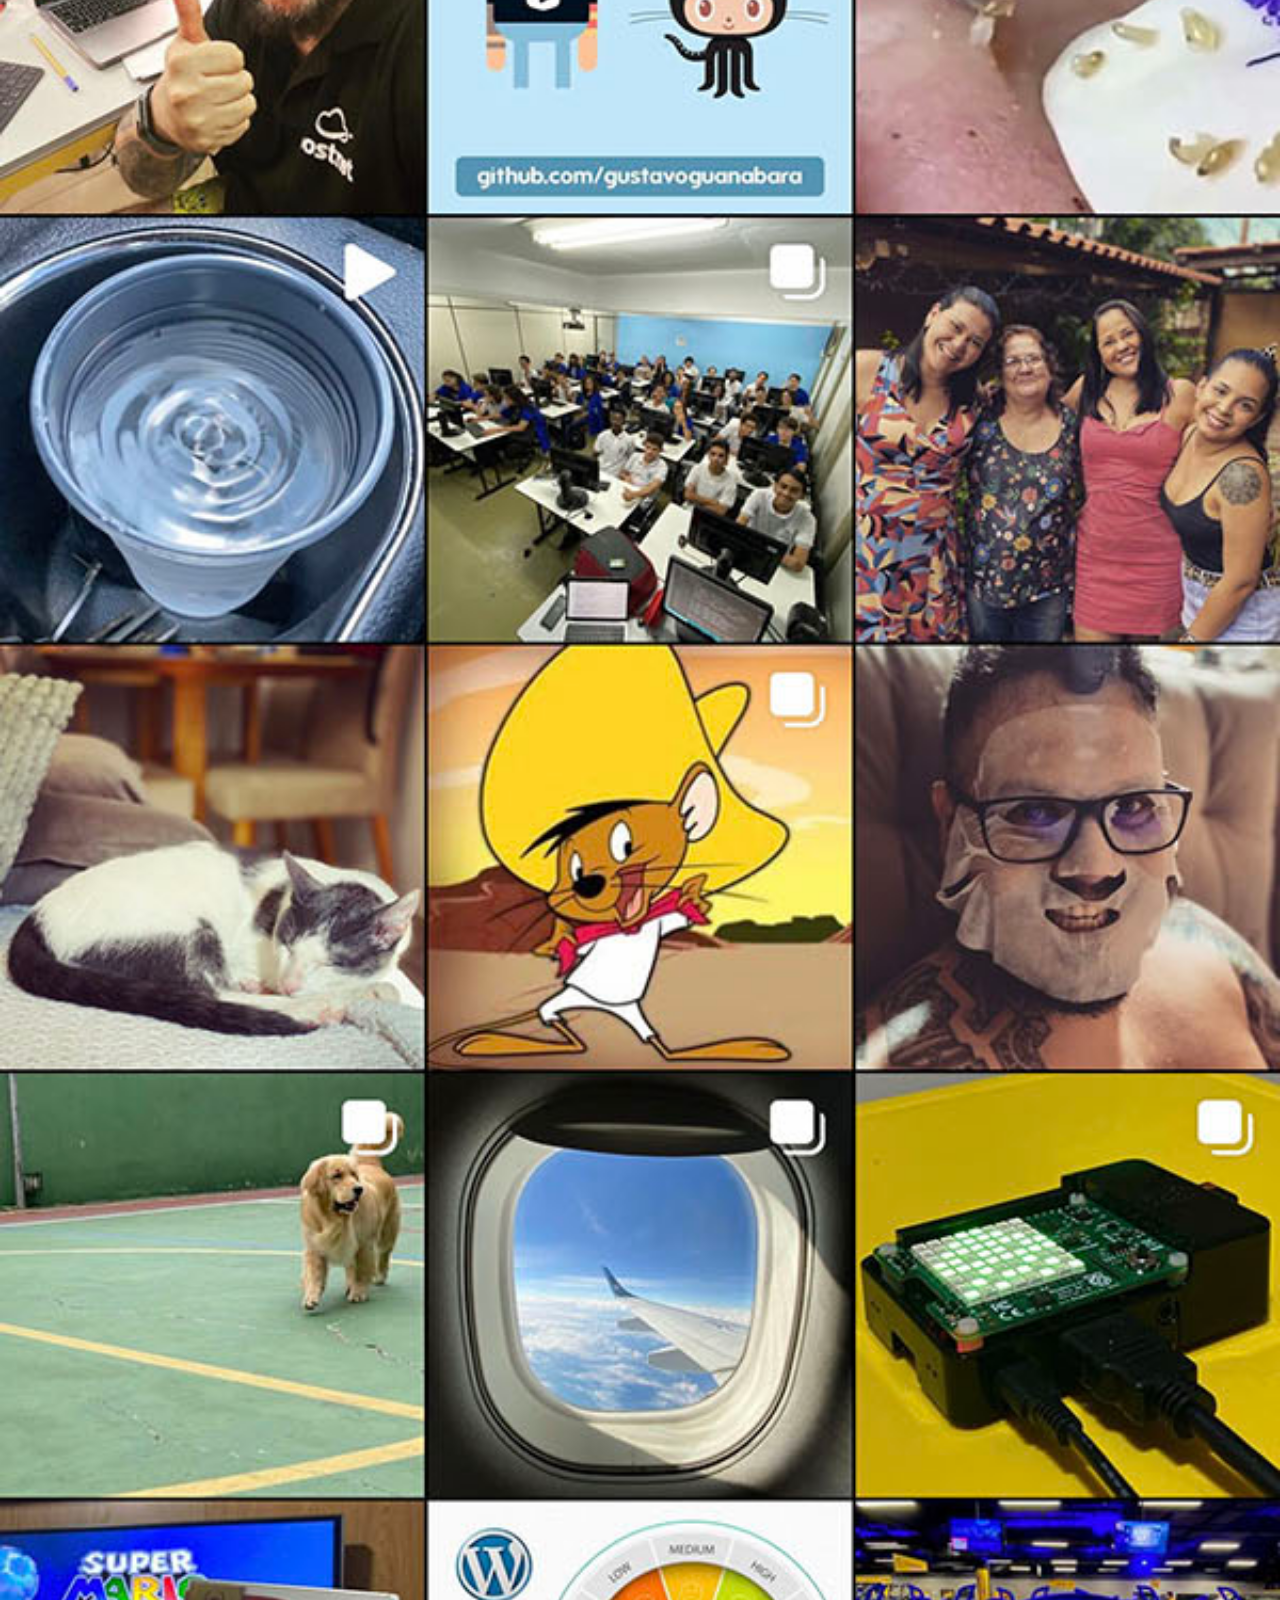
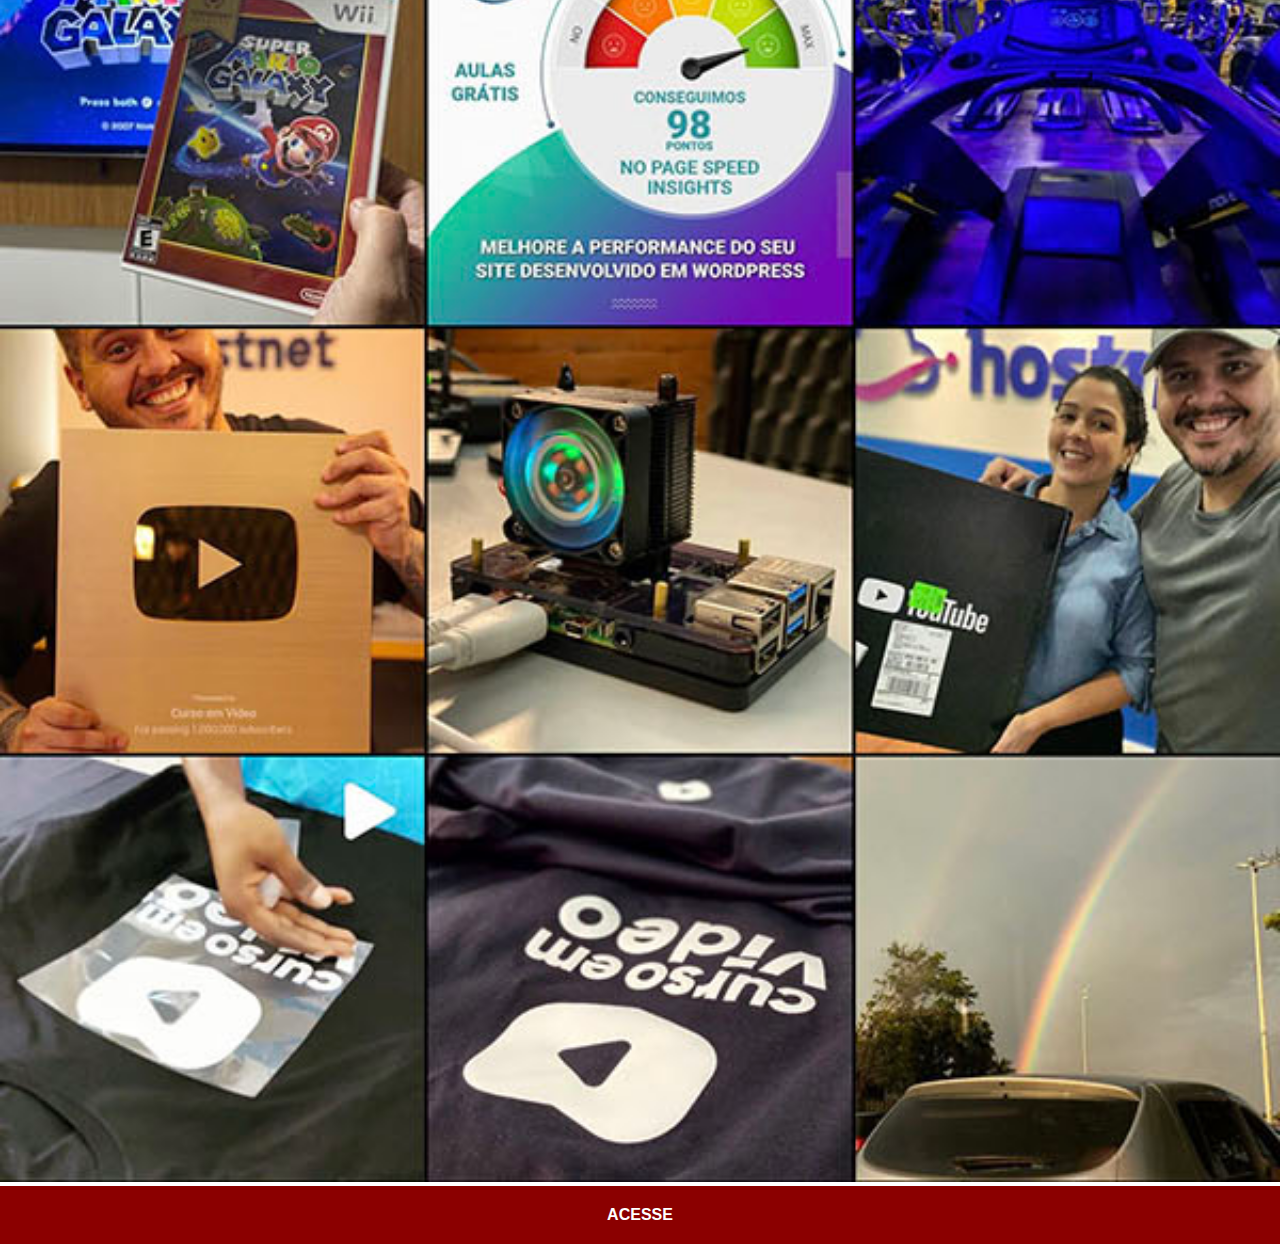
<file: instagram.html>
<!DOCTYPE html>
<html lang="pt-br">
<head>
    <meta charset="UTF-8">
    <meta name="viewport" content="width=device-width, initial-scale=1.0">
    <title>Instagram</title>
    <link rel="stylesheet" href="estilo/social.css">
</head>
<body>
    <img src="imagens/tela-instagram.jpg" alt="Instagram">
    <a href="https://www.instagram.com/gustavoguanabara/" target="_blank">ACESSE</a>
</body>
</html>
</file>
<file: estilo/style.css>
@charset "UTF-8";

* {
    margin: 0px;
    padding: 0px;
    font-family: Arial, Helvetica, sans-serif;
}

html, body {
    height: 100vh;
    width: 100vw;
    background-color: black;
}

body {
    background: url('../imagens/fundo-madeira.jpg') no-repeat top center;
    background-size: cover;
    background-attachment: fixed;
}

main {
    position: relative;
    height: 100vh;
}

section#telefone {
    position: absolute;
    top: 50%;
    left: 50%;
    transform: translate(-50%, -50%);

    height: 627px;
    width: 311px;
    background: url('../imagens/frame-iphone.png') no-repeat;
}

iframe#tela {
    position: relative;
    top: 80px;
    left: 22px;
    width: 269px;
    height: 471px;
}

section#redes-sociais {
    text-align: right;
}

section#redes-sociais img {
    width: 50px;
    margin: 10px;
    border-radius: 50%;
    box-shadow: 2px 2px 5px rgba(0, 0, 0, 0.66);
}

section#redes-sociais img:hover {
    transform: translate(-3px, -3px);
    box-shadow: 5px 5px 10px rgb(0, 0, 0, 0.66);
    transition: transform .3s, border 1s;
}
</file>
<file: estilo/social.css>
@charset "utf-8";

* {
    margin: 0px;
    padding: 0px;
    font-family: Arial, Helvetica, sans-serif;
}

::-webkit-scrollbar {
    width: 0px;
    height: 0px;
}

img {
    width: 100vw;
}

a {
    display: block;
    background-color: darkred;
    color: white;
    padding: 20px;
    text-align: center;
    font-weight: bolder;
    text-decoration: none;
}

a:hover {
    background-color: red;
}
</file>
